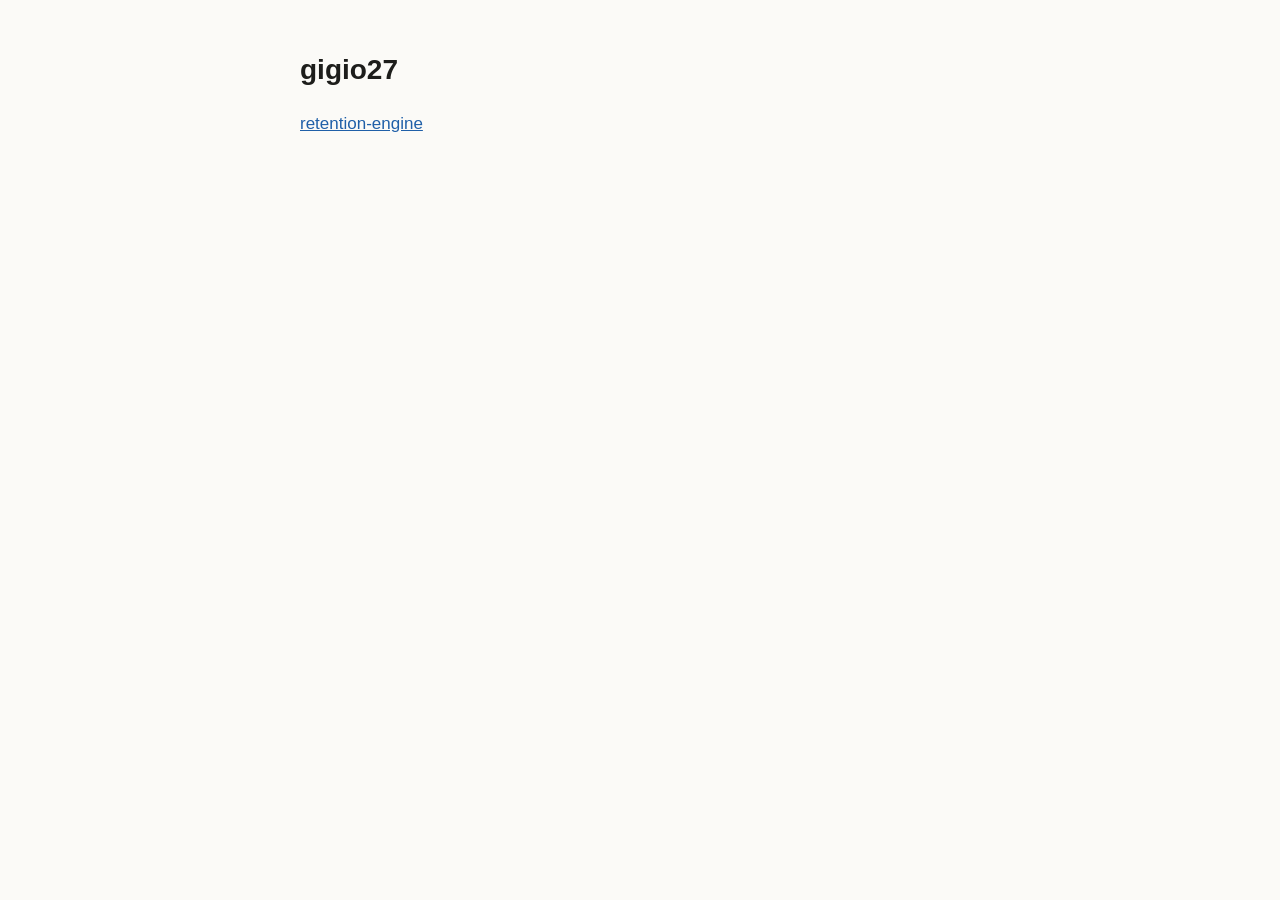
<file: index.html>
<!doctype html>
<html lang="en">
<head>
<meta charset="utf-8">
<meta name="viewport" content="width=device-width, initial-scale=1">
<title>gigio27</title>
<style>
  :root { --bg: #fbfaf7; --fg: #1d1d1b; --muted: #5d5b55; --link: #1f5fa8; }
  @media (prefers-color-scheme: dark) {
    :root { --bg: #151514; --fg: #ecebe6; --muted: #a8a59c; --link: #8db8ec; }
  }
  body { margin: 0; background: var(--bg); color: var(--fg); font: 17px/1.6 -apple-system, BlinkMacSystemFont, "Segoe UI", Roboto, sans-serif; }
  main { max-width: 680px; margin: 0 auto; padding: 48px 16px 64px; }
  h1 { font-size: 28px; margin: 0 0 8px; }
  a { color: var(--link); }
</style>
</head>
<body>
<main>
  <h1>gigio27</h1>
  <p><a href="retention-engine/">retention-engine</a></p>
</main>
</body>
</html>
</file>
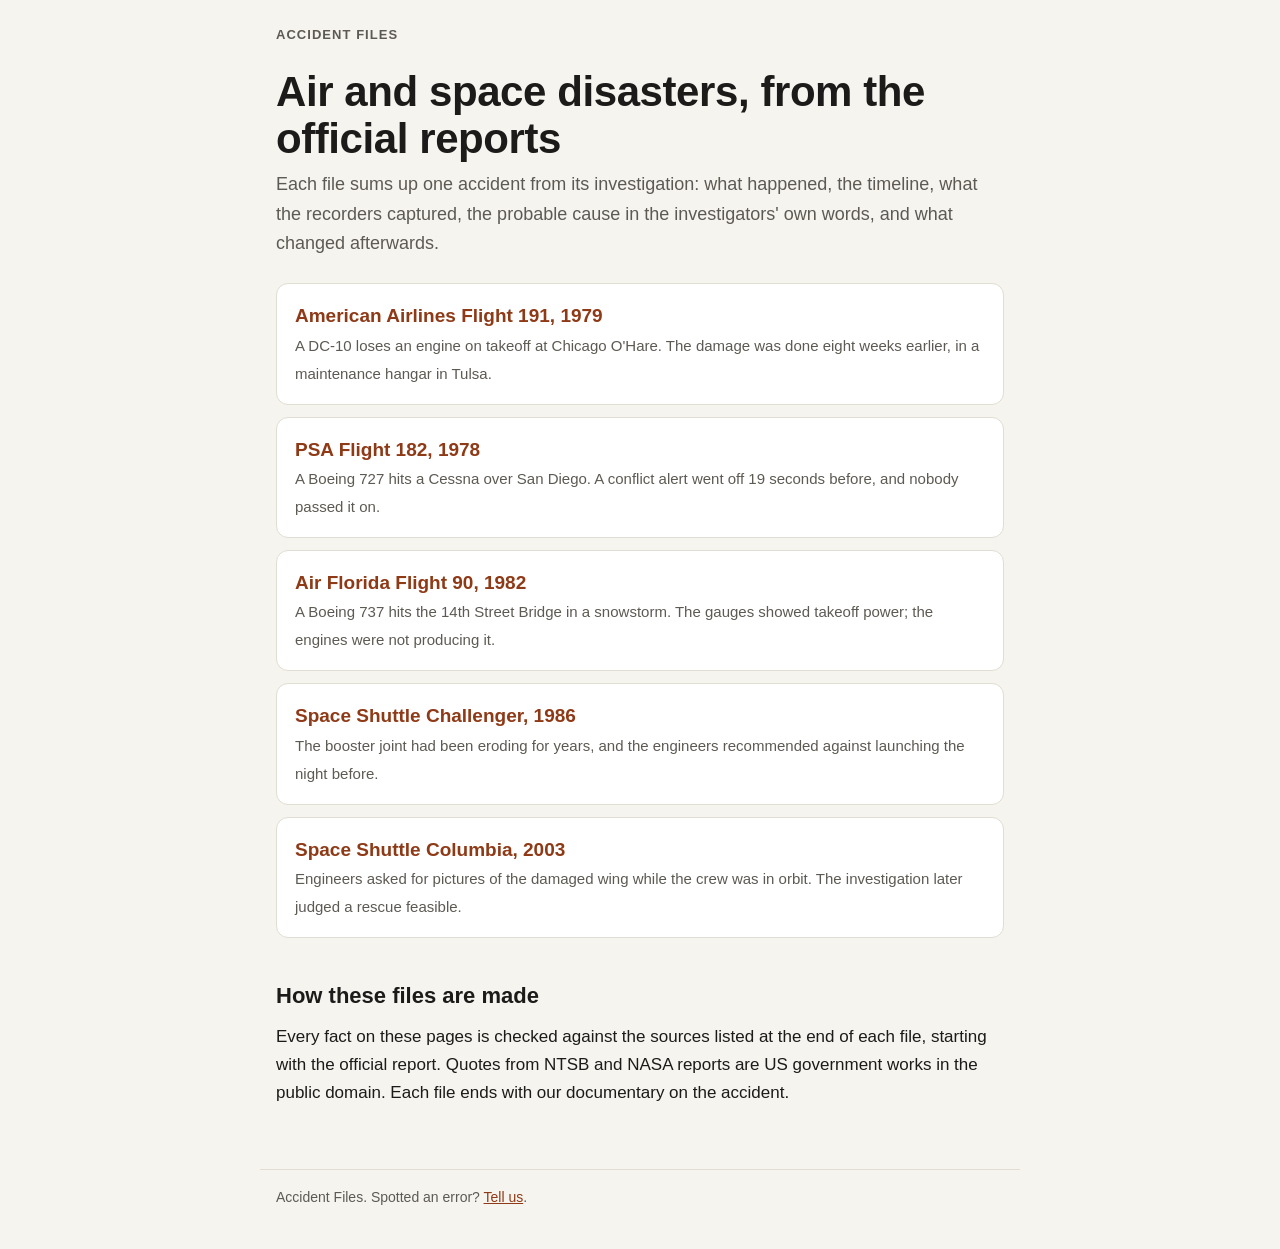
<file: accident-files/index.html>
<!doctype html>
<html lang="en">
<head>
<meta charset="utf-8">
<meta name="viewport" content="width=device-width, initial-scale=1">
<title>Accident Files: Air and Space Disasters From the Official Reports</title>
<meta name="description" content="Air and space accidents summed up from the official investigations: the timeline, what the recorders captured, the probable cause in the investigators' own words, and what changed.">
<link rel="canonical" href="https://gigio27.github.io/accident-files/">
<link rel="stylesheet" href="style.css">
</head>
<body>
<header class="site"><a href="./">Accident Files</a></header>
<main>
  <h1>Air and space disasters, from the official reports</h1>
  <p class="sub">Each file sums up one accident from its investigation: what happened, the timeline, what the recorders captured, the probable cause in the investigators' own words, and what changed afterwards.</p>

  <ul class="cards">
    <li><a href="american-airlines-flight-191/"><b>American Airlines Flight 191, 1979</b><span>A DC-10 loses an engine on takeoff at Chicago O'Hare. The damage was done eight weeks earlier, in a maintenance hangar in Tulsa.</span></a></li>
    <li><a href="psa-flight-182/"><b>PSA Flight 182, 1978</b><span>A Boeing 727 hits a Cessna over San Diego. A conflict alert went off 19 seconds before, and nobody passed it on.</span></a></li>
    <li><a href="air-florida-flight-90/"><b>Air Florida Flight 90, 1982</b><span>A Boeing 737 hits the 14th Street Bridge in a snowstorm. The gauges showed takeoff power; the engines were not producing it.</span></a></li>
    <li><a href="challenger-disaster/"><b>Space Shuttle Challenger, 1986</b><span>The booster joint had been eroding for years, and the engineers recommended against launching the night before.</span></a></li>
    <li><a href="columbia-disaster/"><b>Space Shuttle Columbia, 2003</b><span>Engineers asked for pictures of the damaged wing while the crew was in orbit. The investigation later judged a rescue feasible.</span></a></li>
  </ul>

  <h2>How these files are made</h2>
  <p>Every fact on these pages is checked against the sources listed at the end of each file, starting with the official report. Quotes from NTSB and NASA reports are US government works in the public domain. Each file ends with our documentary on the accident.</p>
</main>
<footer class="site">Accident Files. Spotted an error? <a href="https://github.com/gigio27/gigio27.github.io/issues">Tell us</a>.</footer>
</body>
</html>
</file>
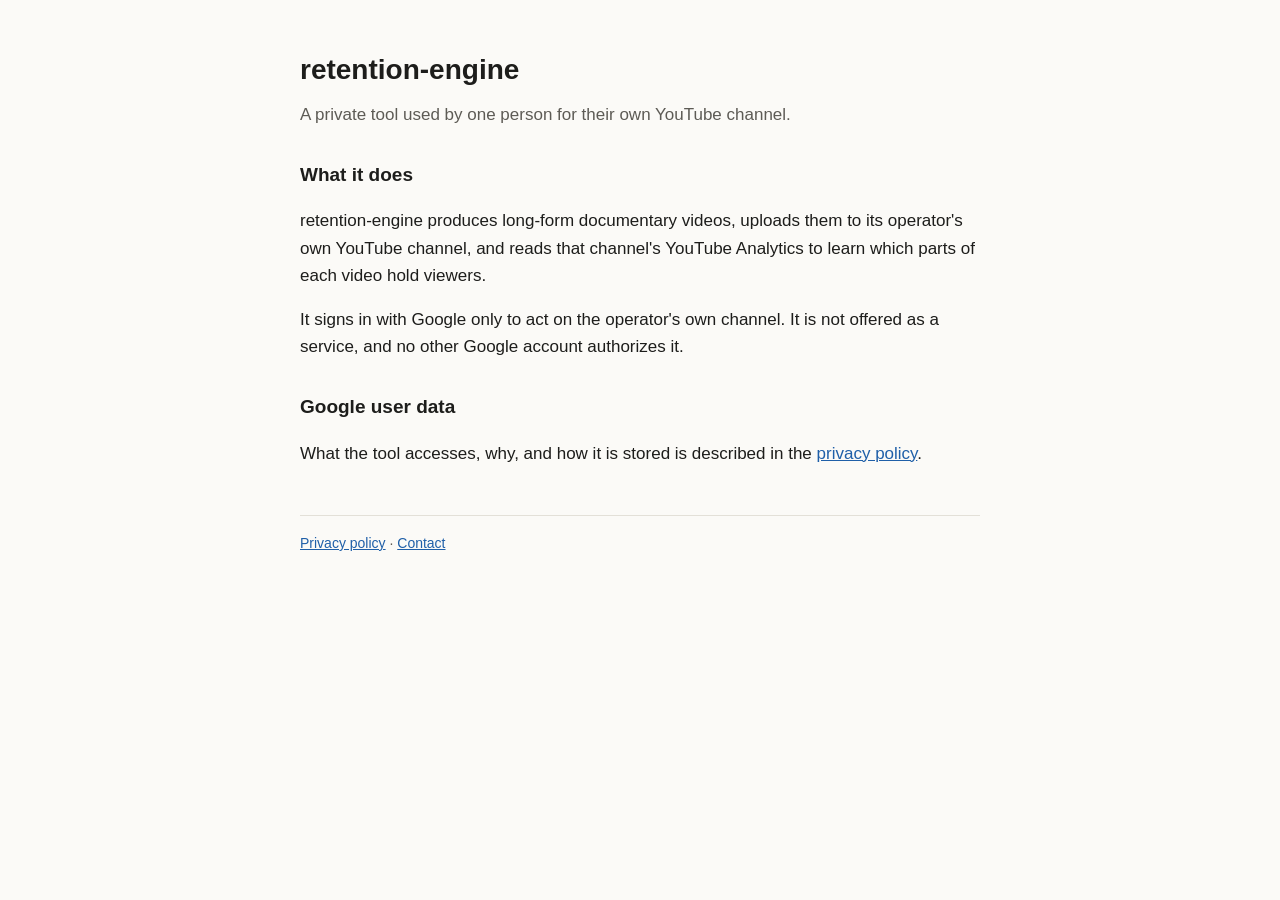
<file: retention-engine/index.html>
<!doctype html>
<html lang="en">
<head>
<meta charset="utf-8">
<meta name="viewport" content="width=device-width, initial-scale=1">
<title>retention-engine</title>
<meta name="description" content="retention-engine, a private single-user tool that produces documentary videos for its operator's own YouTube channel.">
<style>
  :root { --bg: #fbfaf7; --fg: #1d1d1b; --muted: #5d5b55; --rule: #e3e0d8; --link: #1f5fa8; }
  @media (prefers-color-scheme: dark) {
    :root { --bg: #151514; --fg: #ecebe6; --muted: #a8a59c; --rule: #2e2d2a; --link: #8db8ec; }
  }
  body { margin: 0; background: var(--bg); color: var(--fg); font: 17px/1.6 -apple-system, BlinkMacSystemFont, "Segoe UI", Roboto, sans-serif; }
  main { max-width: 680px; margin: 0 auto; padding: 48px 16px 64px; }
  h1 { font-size: 28px; margin: 0 0 8px; }
  p.lede { color: var(--muted); margin-top: 0; }
  h2 { font-size: 19px; margin-top: 32px; }
  a { color: var(--link); }
  footer { margin-top: 48px; padding-top: 16px; border-top: 1px solid var(--rule); color: var(--muted); font-size: 14px; }
</style>
</head>
<body>
<main>
  <h1>retention-engine</h1>
  <p class="lede">A private tool used by one person for their own YouTube channel.</p>

  <h2>What it does</h2>
  <p>retention-engine produces long-form documentary videos, uploads them to its operator's own YouTube channel, and reads that channel's YouTube Analytics to learn which parts of each video hold viewers.</p>
  <p>It signs in with Google only to act on the operator's own channel. It is not offered as a service, and no other Google account authorizes it.</p>

  <h2>Google user data</h2>
  <p>What the tool accesses, why, and how it is stored is described in the <a href="privacy.html">privacy policy</a>.</p>

  <footer>
    <a href="privacy.html">Privacy policy</a> · <a href="https://github.com/gigio27/gigio27.github.io/issues">Contact</a>
  </footer>
</main>
</body>
</html>
</file>
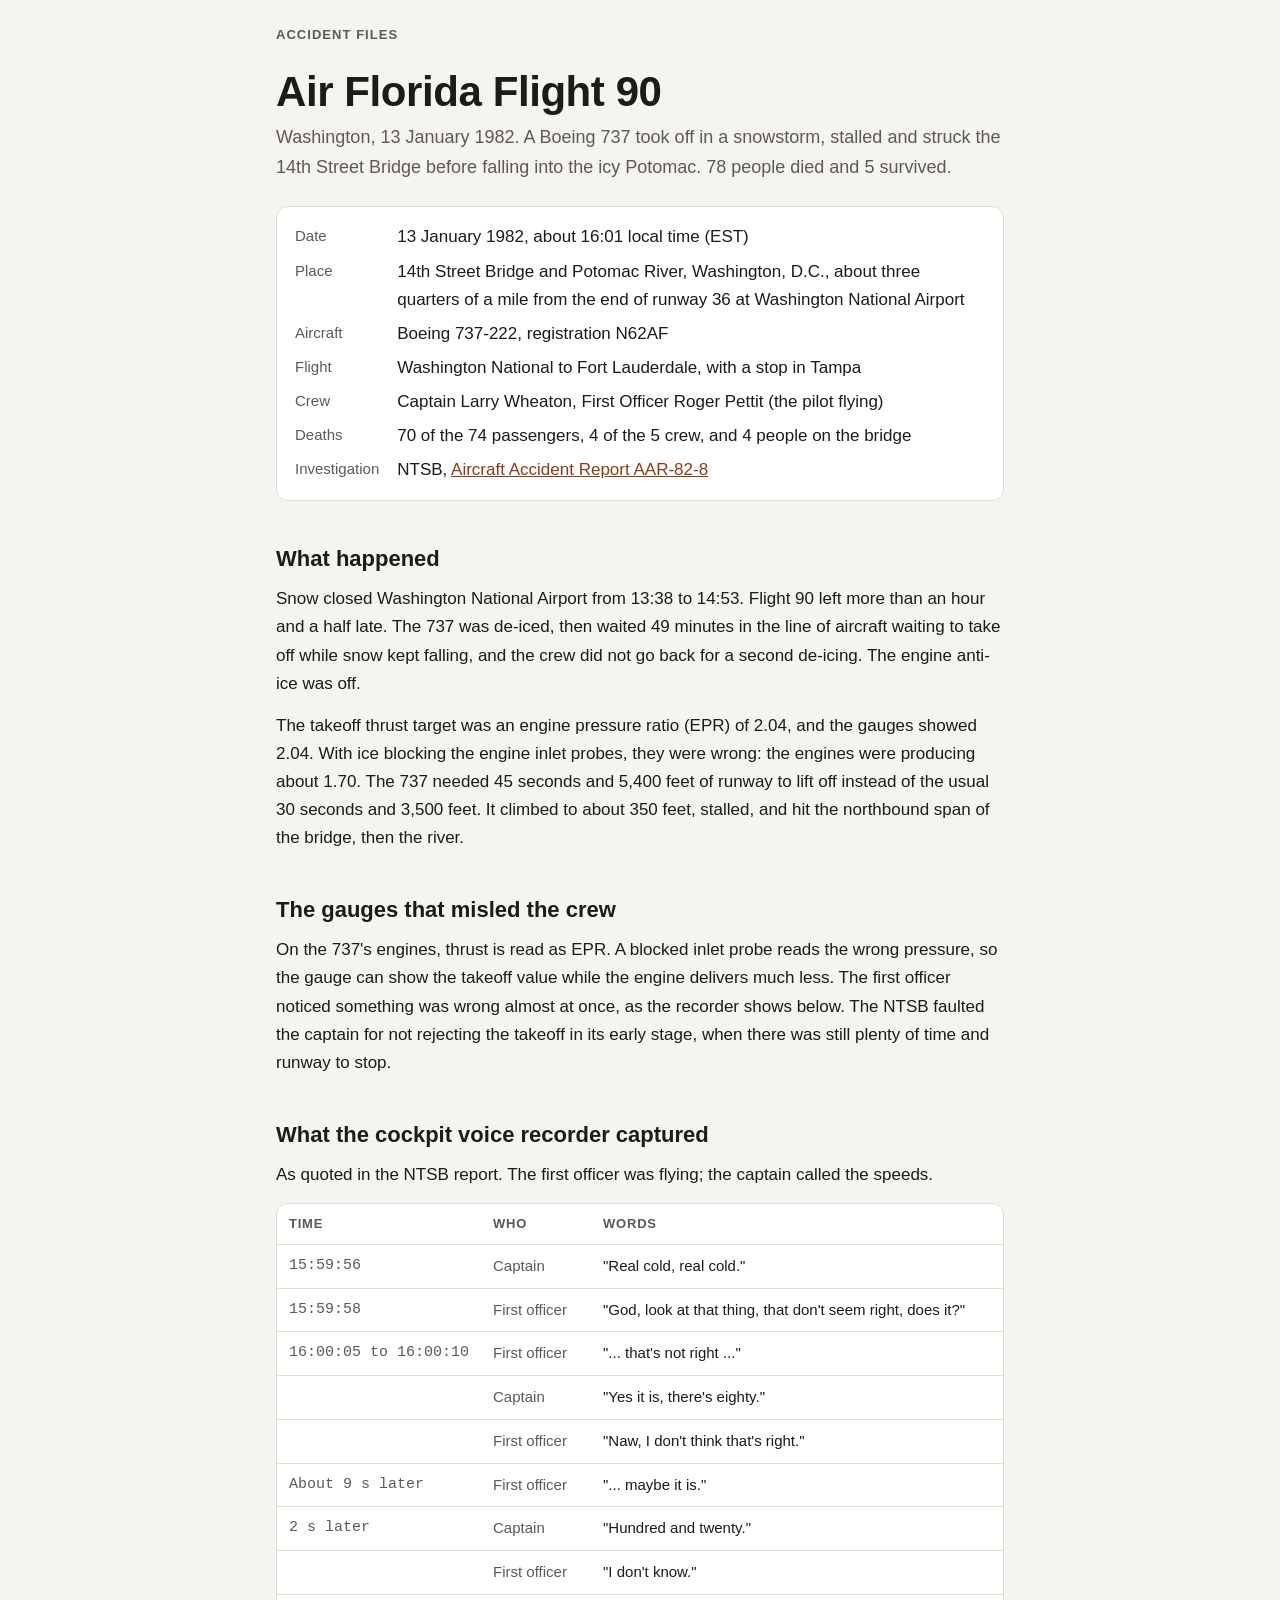
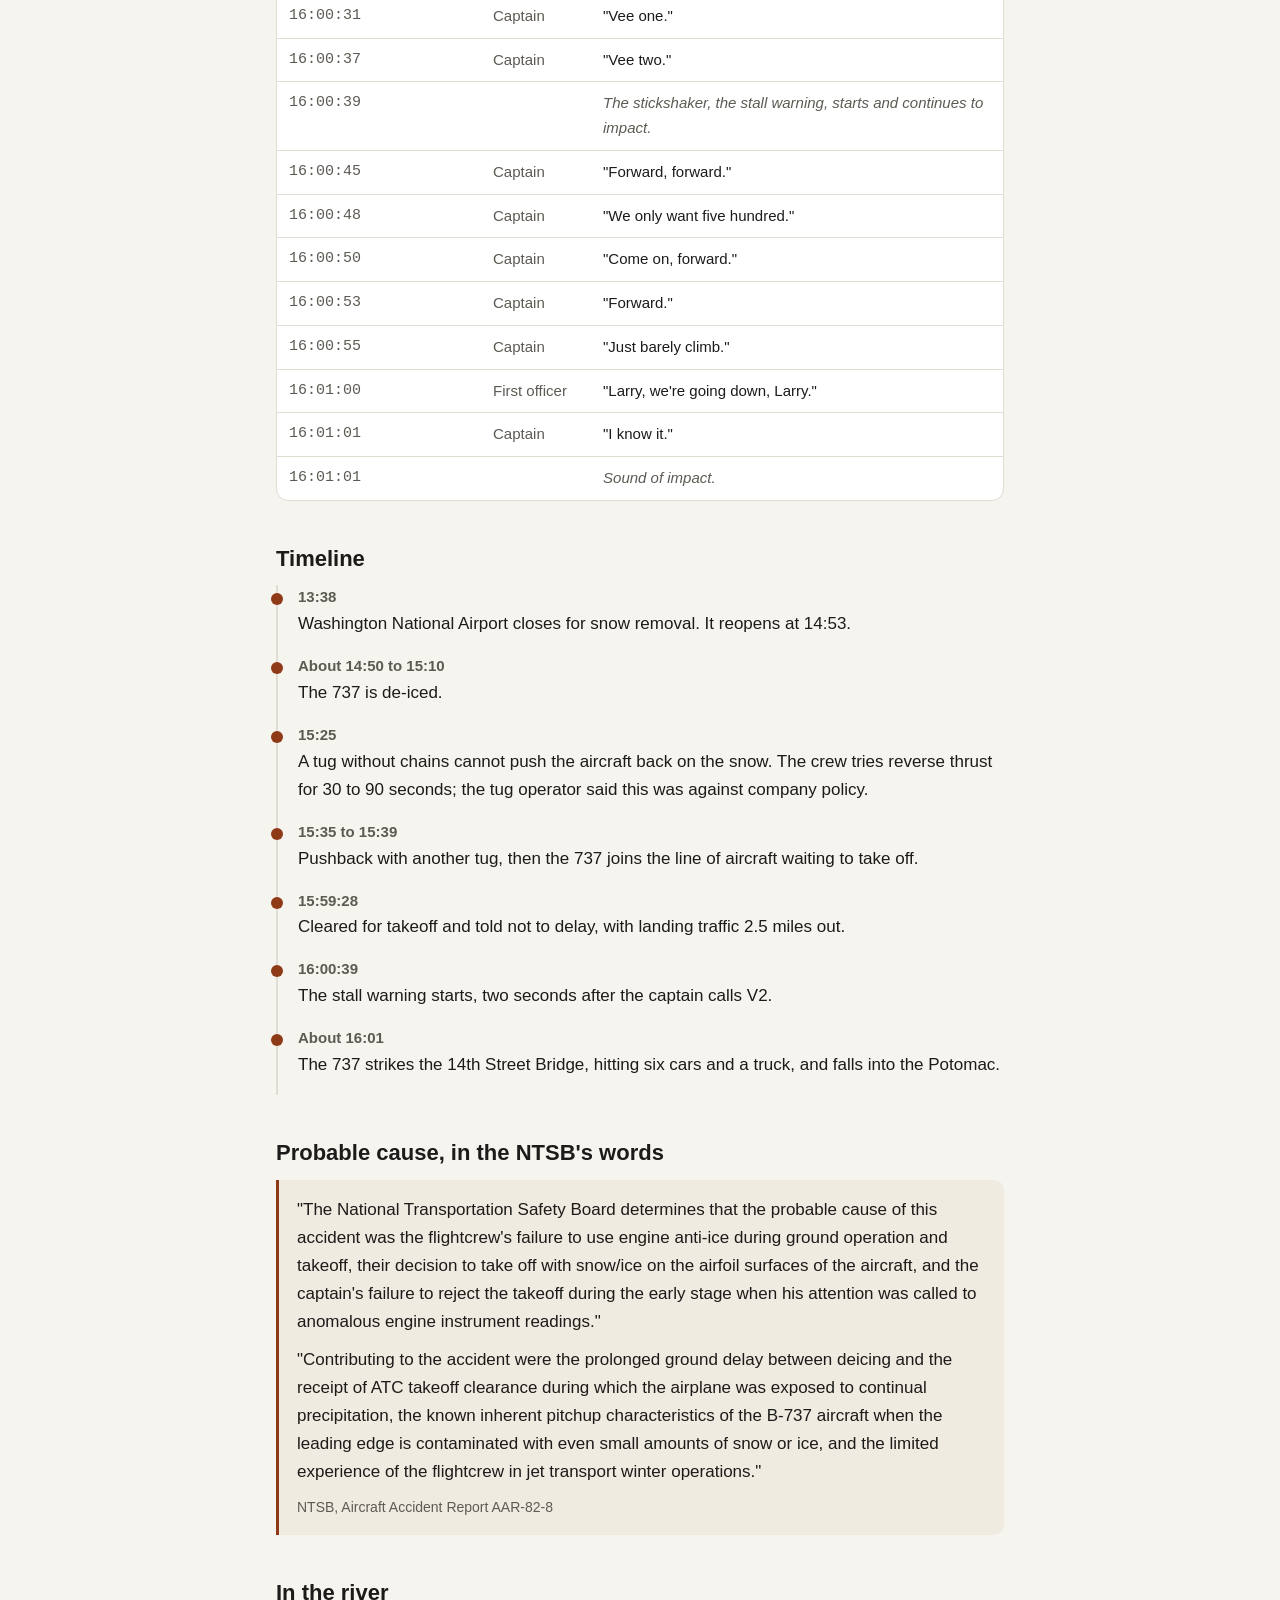
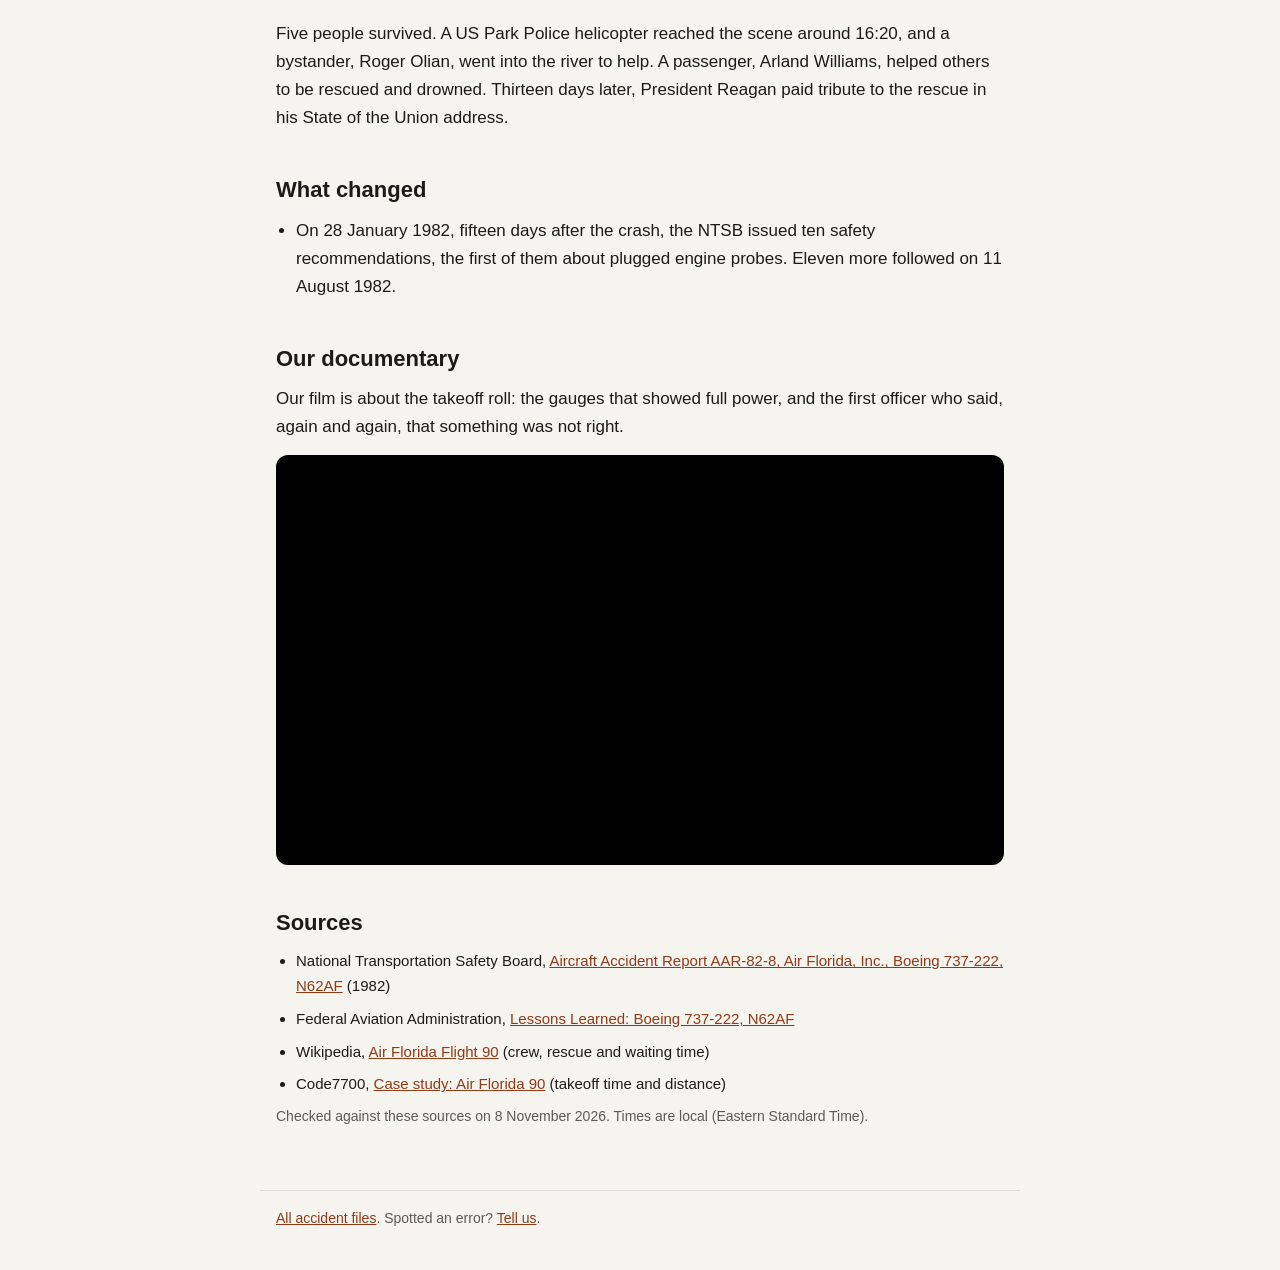
<file: accident-files/air-florida-flight-90/index.html>
<!doctype html>
<html lang="en">
<head>
<meta charset="utf-8">
<meta name="viewport" content="width=device-width, initial-scale=1">
<title>Air Florida Flight 90 (1982): Cause, Timeline and CVR Transcript | Accident Files</title>
<meta name="description" content="On 13 January 1982 an Air Florida Boeing 737 hit the 14th Street Bridge and the Potomac after a takeoff in snow. 78 people died. What the cockpit voice recorder captured and what the NTSB found.">
<link rel="canonical" href="https://gigio27.github.io/accident-files/air-florida-flight-90/">
<link rel="stylesheet" href="../style.css">
<meta property="og:type" content="article">
<meta property="og:title" content="Air Florida Flight 90 (1982): Cause, Timeline and CVR Transcript">
<meta property="og:description" content="The gauges showed takeoff power while the engines were not producing it, and the first officer said something was wrong.">
<meta property="og:url" content="https://gigio27.github.io/accident-files/air-florida-flight-90/">
<meta property="og:image" content="https://i.ytimg.com/vi/RRT46sdTUiQ/hqdefault.jpg">
<script type="application/ld+json">
{"@context":"https://schema.org","@type":"Article","headline":"Air Florida Flight 90 (1982): cause, timeline and CVR transcript","description":"An Air Florida Boeing 737 hit the 14th Street Bridge and the Potomac on 13 January 1982. The cockpit voice recorder and the NTSB's findings.","datePublished":"2026-11-08","dateModified":"2026-11-08","author":{"@type":"Organization","name":"Accident Files"},"mainEntityOfPage":"https://gigio27.github.io/accident-files/air-florida-flight-90/","image":"https://i.ytimg.com/vi/RRT46sdTUiQ/hqdefault.jpg"}
</script>
</head>
<body>
<header class="site"><a href="../">Accident Files</a></header>
<main>
<article>
  <h1>Air Florida Flight 90</h1>
  <p class="sub">Washington, 13 January 1982. A Boeing 737 took off in a snowstorm, stalled and struck the 14th Street Bridge before falling into the icy Potomac. 78 people died and 5 survived.</p>

  <dl class="facts">
    <dt>Date</dt><dd>13 January 1982, about 16:01 local time (EST)</dd>
    <dt>Place</dt><dd>14th Street Bridge and Potomac River, Washington, D.C., about three quarters of a mile from the end of runway 36 at Washington National Airport</dd>
    <dt>Aircraft</dt><dd>Boeing 737-222, registration N62AF</dd>
    <dt>Flight</dt><dd>Washington National to Fort Lauderdale, with a stop in Tampa</dd>
    <dt>Crew</dt><dd>Captain Larry Wheaton, First Officer Roger Pettit (the pilot flying)</dd>
    <dt>Deaths</dt><dd>70 of the 74 passengers, 4 of the 5 crew, and 4 people on the bridge</dd>
    <dt>Investigation</dt><dd>NTSB, <a href="https://www.ntsb.gov/investigations/AccidentReports/Reports/AAR8208.pdf">Aircraft Accident Report AAR-82-8</a></dd>
  </dl>

  <h2>What happened</h2>
  <p>Snow closed Washington National Airport from 13:38 to 14:53. Flight 90 left more than an hour and a half late. The 737 was de-iced, then waited 49 minutes in the line of aircraft waiting to take off while snow kept falling, and the crew did not go back for a second de-icing. The engine anti-ice was off.</p>
  <p>The takeoff thrust target was an engine pressure ratio (EPR) of 2.04, and the gauges showed 2.04. With ice blocking the engine inlet probes, they were wrong: the engines were producing about 1.70. The 737 needed 45 seconds and 5,400 feet of runway to lift off instead of the usual 30 seconds and 3,500 feet. It climbed to about 350 feet, stalled, and hit the northbound span of the bridge, then the river.</p>

  <h2>The gauges that misled the crew</h2>
  <p>On the 737's engines, thrust is read as EPR. A blocked inlet probe reads the wrong pressure, so the gauge can show the takeoff value while the engine delivers much less. The first officer noticed something was wrong almost at once, as the recorder shows below. The NTSB faulted the captain for not rejecting the takeoff in its early stage, when there was still plenty of time and runway to stop.</p>

  <h2>What the cockpit voice recorder captured</h2>
  <p>As quoted in the NTSB report. The first officer was flying; the captain called the speeds.</p>
  <div class="table-wrap">
    <table class="cvr">
      <tr><th>Time</th><th>Who</th><th>Words</th></tr>
      <tr><td>15:59:56</td><td>Captain</td><td>"Real cold, real cold."</td></tr>
      <tr><td>15:59:58</td><td>First officer</td><td>"God, look at that thing, that don't seem right, does it?"</td></tr>
      <tr><td>16:00:05 to 16:00:10</td><td>First officer</td><td>"... that's not right ..."</td></tr>
      <tr><td></td><td>Captain</td><td>"Yes it is, there's eighty."</td></tr>
      <tr><td></td><td>First officer</td><td>"Naw, I don't think that's right."</td></tr>
      <tr><td>About 9 s later</td><td>First officer</td><td>"... maybe it is."</td></tr>
      <tr><td>2 s later</td><td>Captain</td><td>"Hundred and twenty."</td></tr>
      <tr><td></td><td>First officer</td><td>"I don't know."</td></tr>
      <tr><td>16:00:31</td><td>Captain</td><td>"Vee one."</td></tr>
      <tr><td>16:00:37</td><td>Captain</td><td>"Vee two."</td></tr>
      <tr><td>16:00:39</td><td></td><td class="event">The stickshaker, the stall warning, starts and continues to impact.</td></tr>
      <tr><td>16:00:45</td><td>Captain</td><td>"Forward, forward."</td></tr>
      <tr><td>16:00:48</td><td>Captain</td><td>"We only want five hundred."</td></tr>
      <tr><td>16:00:50</td><td>Captain</td><td>"Come on, forward."</td></tr>
      <tr><td>16:00:53</td><td>Captain</td><td>"Forward."</td></tr>
      <tr><td>16:00:55</td><td>Captain</td><td>"Just barely climb."</td></tr>
      <tr><td>16:01:00</td><td>First officer</td><td>"Larry, we're going down, Larry."</td></tr>
      <tr><td>16:01:01</td><td>Captain</td><td>"I know it."</td></tr>
      <tr><td>16:01:01</td><td></td><td class="event">Sound of impact.</td></tr>
    </table>
  </div>

  <h2>Timeline</h2>
  <ol class="timeline">
    <li><time>13:38</time>Washington National Airport closes for snow removal. It reopens at 14:53.</li>
    <li><time>About 14:50 to 15:10</time>The 737 is de-iced.</li>
    <li><time>15:25</time>A tug without chains cannot push the aircraft back on the snow. The crew tries reverse thrust for 30 to 90 seconds; the tug operator said this was against company policy.</li>
    <li><time>15:35 to 15:39</time>Pushback with another tug, then the 737 joins the line of aircraft waiting to take off.</li>
    <li><time>15:59:28</time>Cleared for takeoff and told not to delay, with landing traffic 2.5 miles out.</li>
    <li><time>16:00:39</time>The stall warning starts, two seconds after the captain calls V2.</li>
    <li><time>About 16:01</time>The 737 strikes the 14th Street Bridge, hitting six cars and a truck, and falls into the Potomac.</li>
  </ol>

  <h2>Probable cause, in the NTSB's words</h2>
  <blockquote>
    <p>"The National Transportation Safety Board determines that the probable cause of this accident was the flightcrew's failure to use engine anti-ice during ground operation and takeoff, their decision to take off with snow/ice on the airfoil surfaces of the aircraft, and the captain's failure to reject the takeoff during the early stage when his attention was called to anomalous engine instrument readings."</p>
    <p>"Contributing to the accident were the prolonged ground delay between deicing and the receipt of ATC takeoff clearance during which the airplane was exposed to continual precipitation, the known inherent pitchup characteristics of the B-737 aircraft when the leading edge is contaminated with even small amounts of snow or ice, and the limited experience of the flightcrew in jet transport winter operations."</p>
    <footer>NTSB, Aircraft Accident Report AAR-82-8</footer>
  </blockquote>

  <h2>In the river</h2>
  <p>Five people survived. A US Park Police helicopter reached the scene around 16:20, and a bystander, Roger Olian, went into the river to help. A passenger, Arland Williams, helped others to be rescued and drowned. Thirteen days later, President Reagan paid tribute to the rescue in his State of the Union address.</p>

  <h2>What changed</h2>
  <ul class="plain">
    <li>On 28 January 1982, fifteen days after the crash, the NTSB issued ten safety recommendations, the first of them about plugged engine probes. Eleven more followed on 11 August 1982.</li>
  </ul>

  <h2>Our documentary</h2>
  <p>Our film is about the takeoff roll: the gauges that showed full power, and the first officer who said, again and again, that something was not right.</p>
  <div class="video"><iframe src="https://www.youtube-nocookie.com/embed/RRT46sdTUiQ" title="Air Florida Flight 90: The Gauges Said Full Power. The Engines Never Made It" loading="lazy" allow="accelerometer; clipboard-write; encrypted-media; gyroscope; picture-in-picture; web-share" referrerpolicy="strict-origin-when-cross-origin" allowfullscreen></iframe></div>

  <h2>Sources</h2>
  <ul class="sources">
    <li>National Transportation Safety Board, <a href="https://www.ntsb.gov/investigations/AccidentReports/Reports/AAR8208.pdf">Aircraft Accident Report AAR-82-8, Air Florida, Inc., Boeing 737-222, N62AF</a> (1982)</li>
    <li>Federal Aviation Administration, <a href="https://www.faa.gov/lessons_learned/transport_airplane/accidents/N62AF">Lessons Learned: Boeing 737-222, N62AF</a></li>
    <li>Wikipedia, <a href="https://en.wikipedia.org/wiki/Air_Florida_Flight_90">Air Florida Flight 90</a> (crew, rescue and waiting time)</li>
    <li>Code7700, <a href="https://code7700.com/case_study_air_florida_90.htm">Case study: Air Florida 90</a> (takeoff time and distance)</li>
  </ul>
  <p class="note">Checked against these sources on 8 November 2026. Times are local (Eastern Standard Time).</p>
</article>
</main>
<footer class="site"><a href="../">All accident files</a>. Spotted an error? <a href="https://github.com/gigio27/gigio27.github.io/issues">Tell us</a>.</footer>
</body>
</html>
</file>
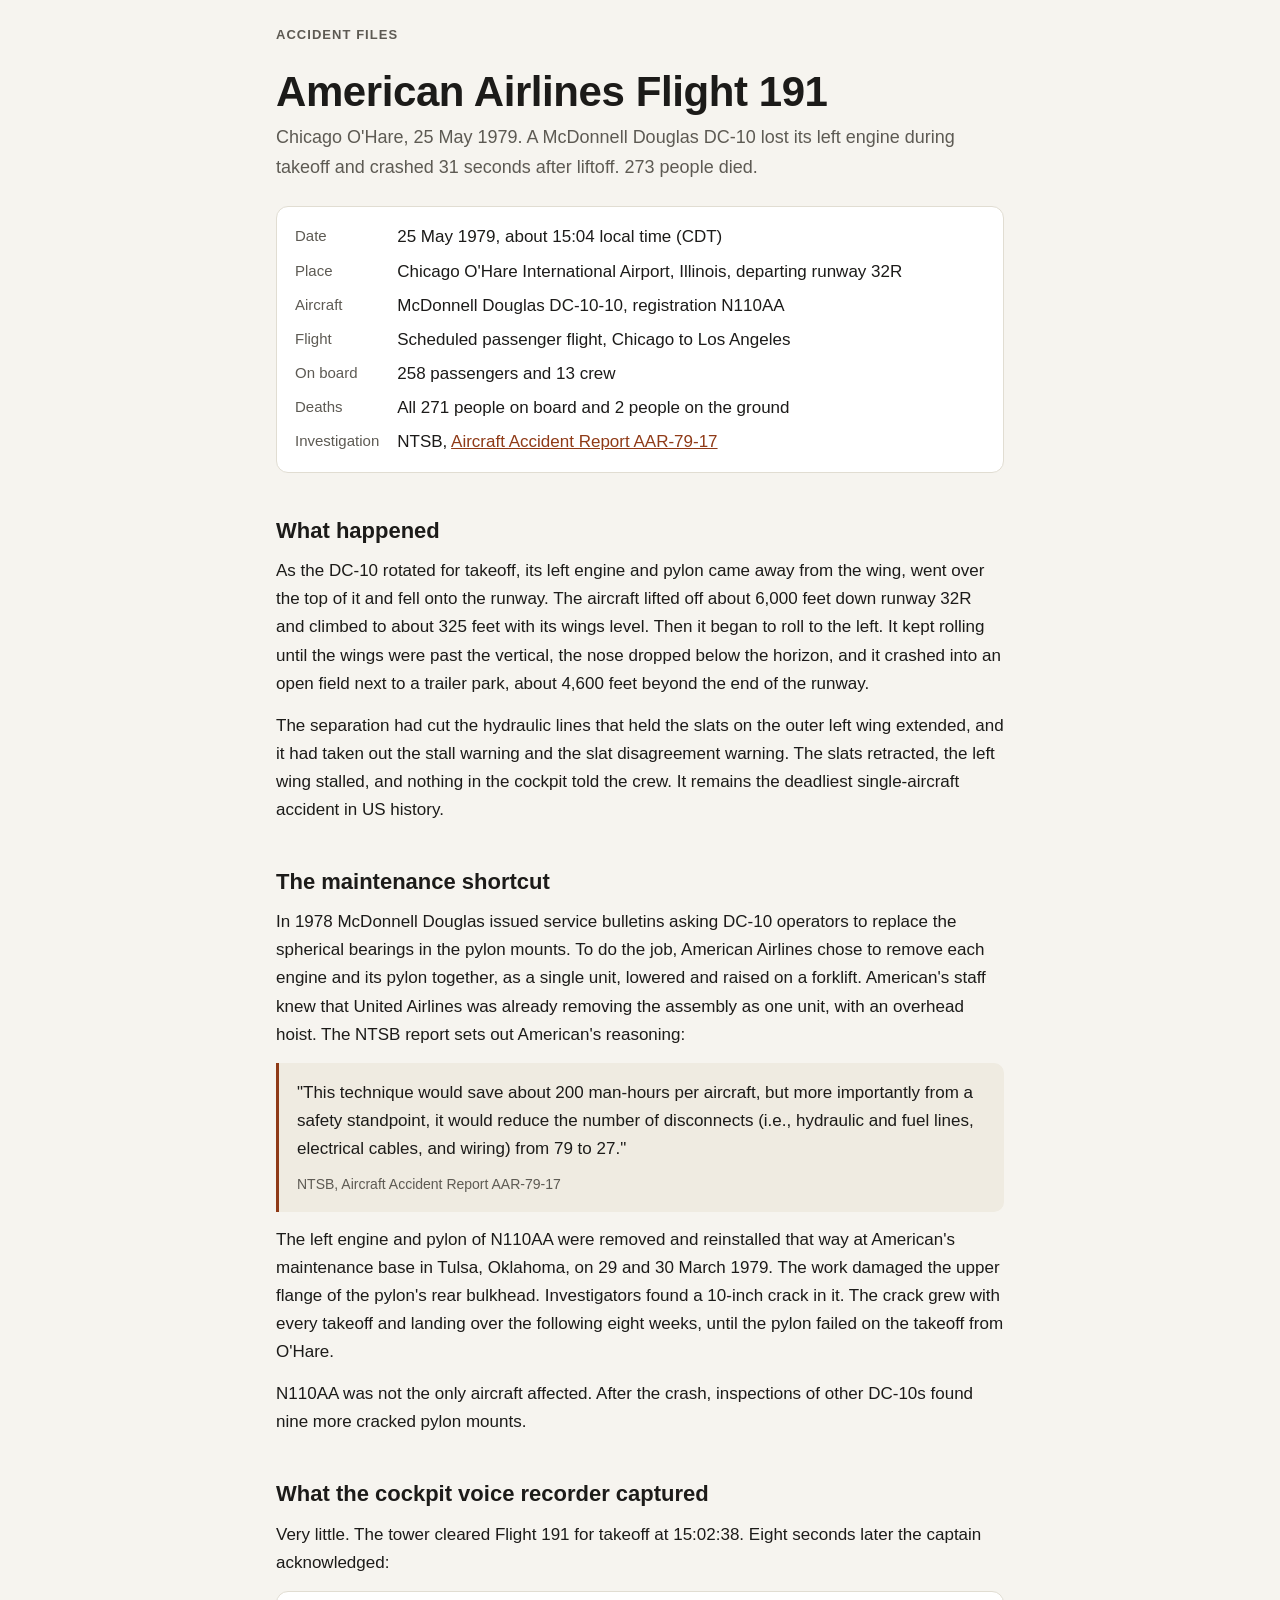
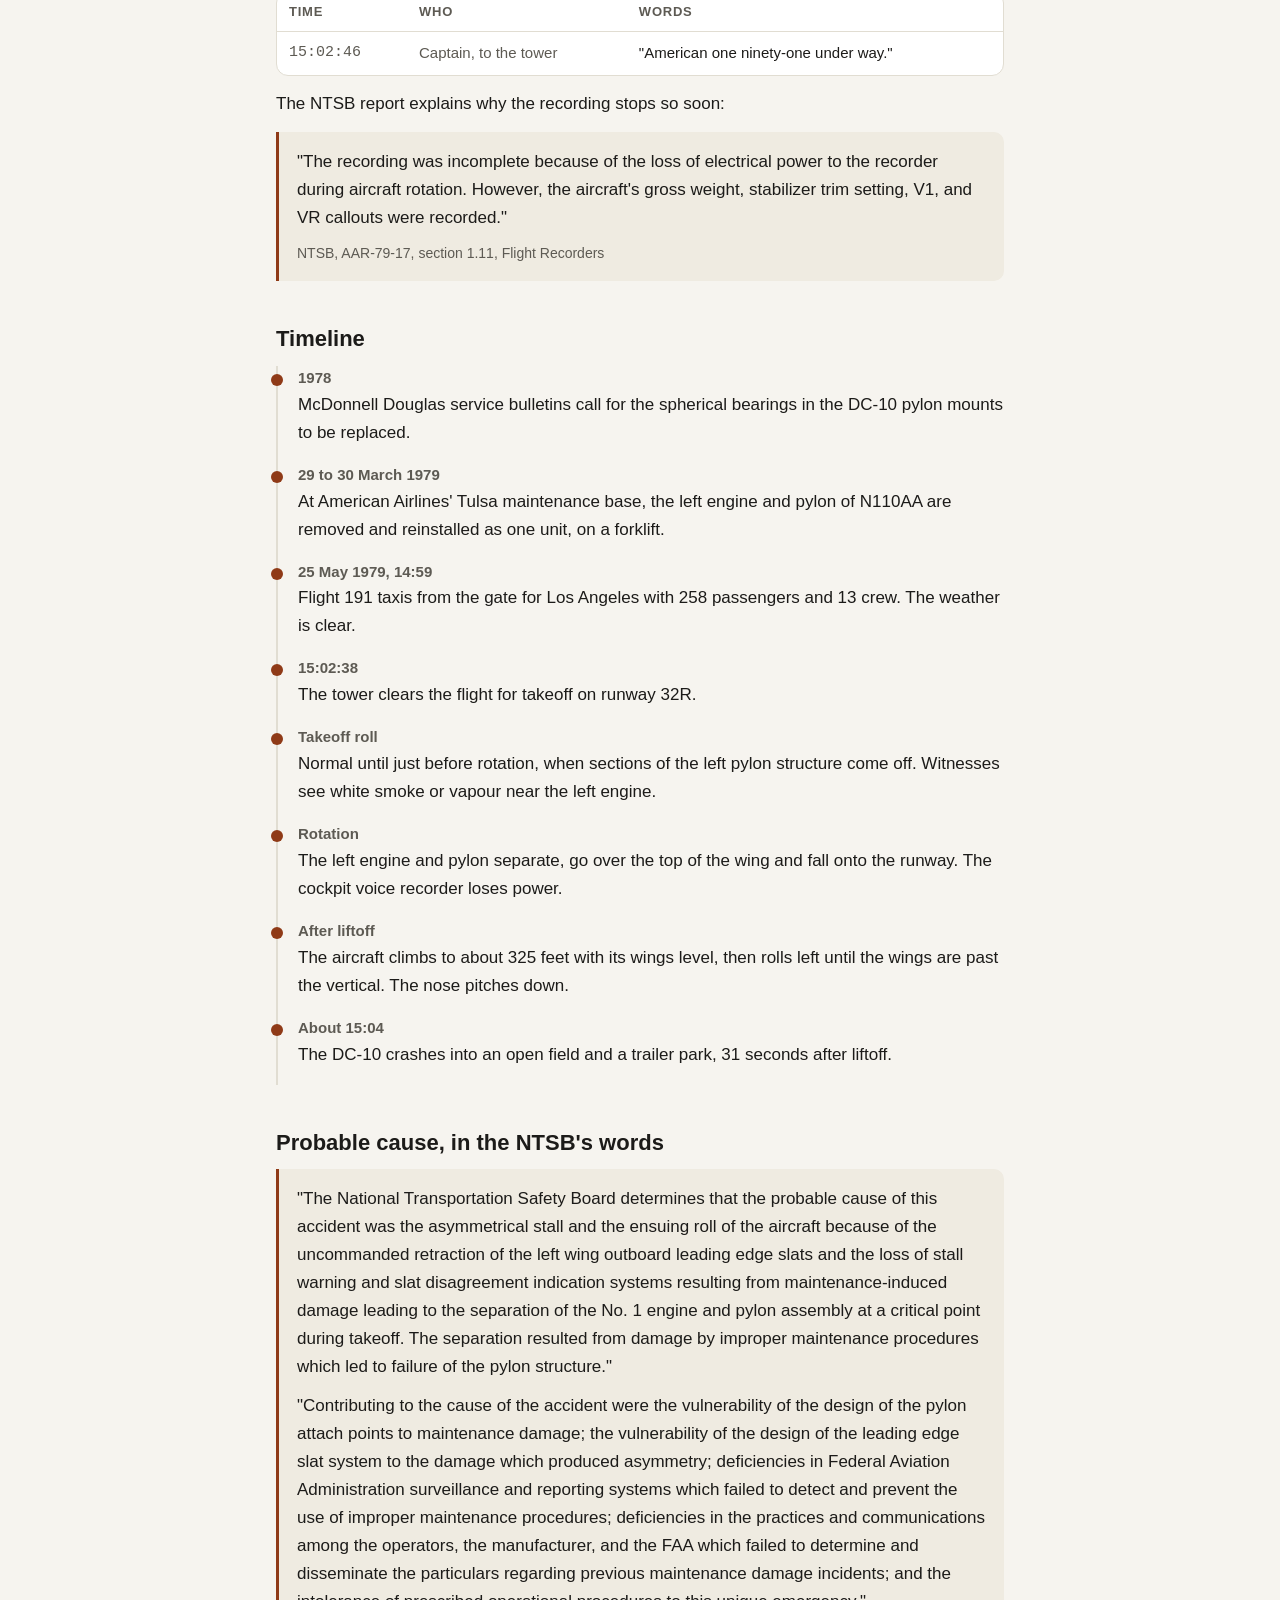
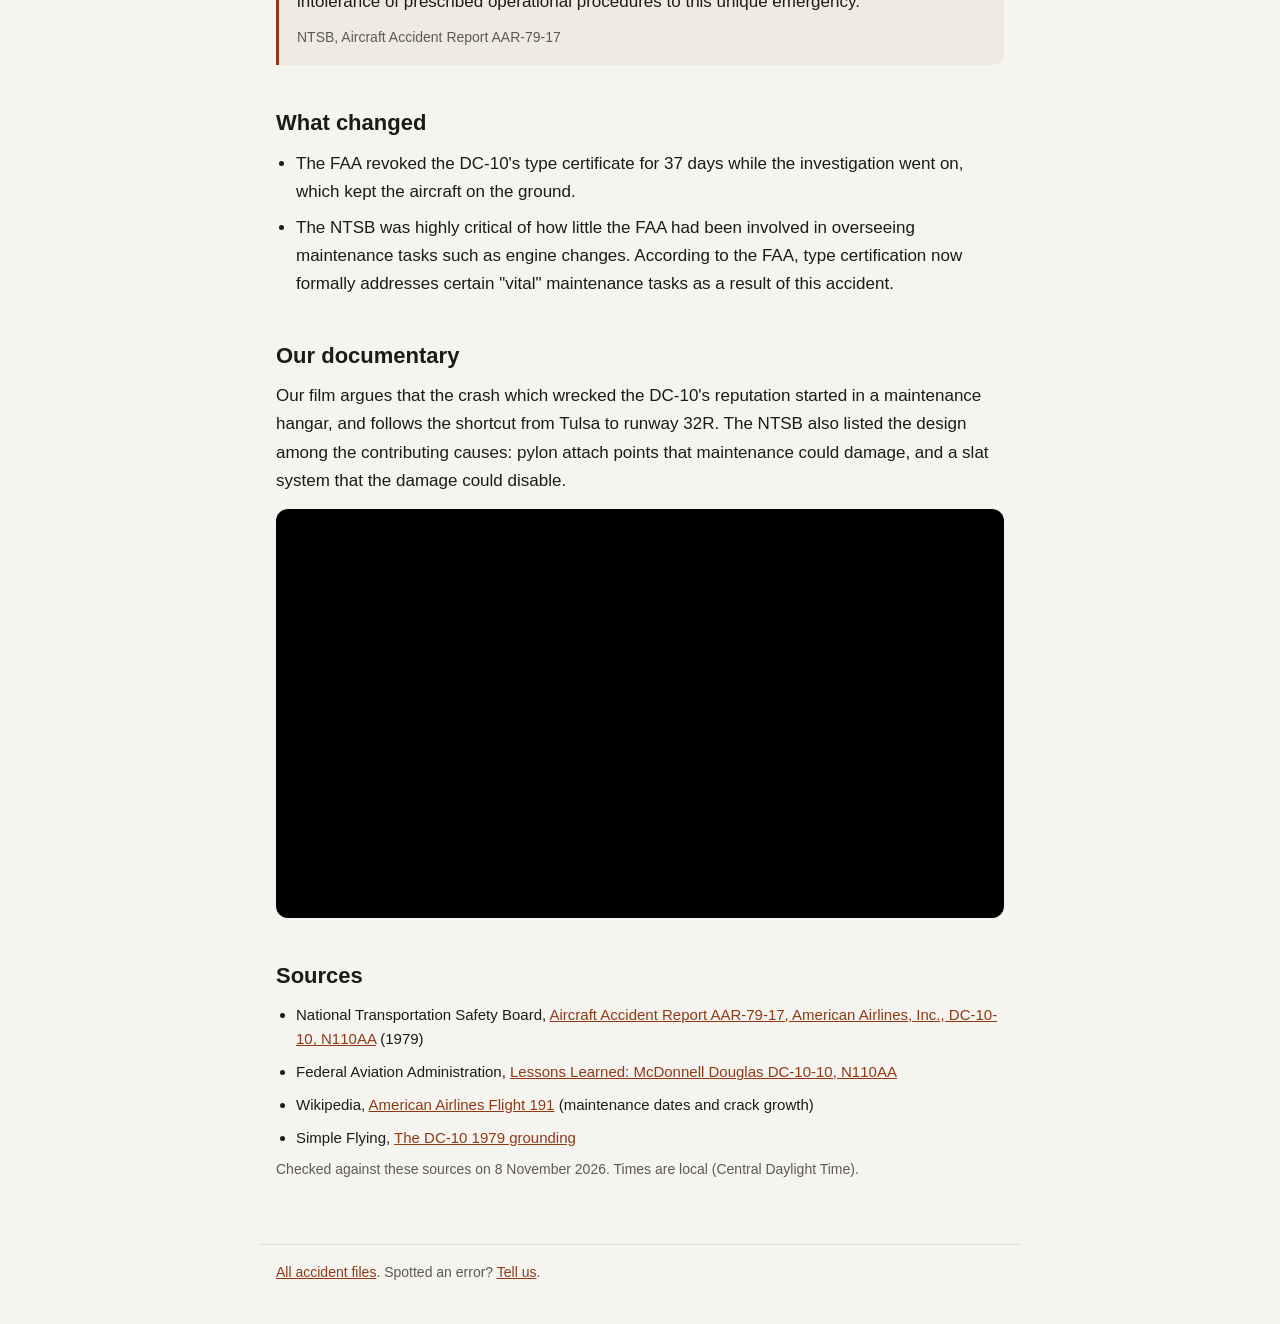
<file: accident-files/american-airlines-flight-191/index.html>
<!doctype html>
<html lang="en">
<head>
<meta charset="utf-8">
<meta name="viewport" content="width=device-width, initial-scale=1">
<title>American Airlines Flight 191 (1979): Cause and Timeline | Accident Files</title>
<meta name="description" content="On 25 May 1979 a DC-10 lost its left engine on takeoff at Chicago O'Hare and 273 people died. The timeline, the NTSB's probable cause, and the maintenance shortcut behind it.">
<link rel="canonical" href="https://gigio27.github.io/accident-files/american-airlines-flight-191/">
<link rel="stylesheet" href="../style.css">
<meta property="og:type" content="article">
<meta property="og:title" content="American Airlines Flight 191 (1979): Cause and Timeline">
<meta property="og:description" content="A DC-10 lost its left engine on takeoff at Chicago O'Hare. The damage was done eight weeks earlier, in a maintenance hangar.">
<meta property="og:url" content="https://gigio27.github.io/accident-files/american-airlines-flight-191/">
<meta property="og:image" content="https://i.ytimg.com/vi/27YcDoMFPeE/hqdefault.jpg">
<script type="application/ld+json">
{"@context":"https://schema.org","@type":"Article","headline":"American Airlines Flight 191 (1979): cause and timeline","description":"A DC-10 lost its left engine on takeoff at Chicago O'Hare on 25 May 1979. The timeline, the NTSB's probable cause and the maintenance shortcut behind it.","datePublished":"2026-11-08","dateModified":"2026-11-08","author":{"@type":"Organization","name":"Accident Files"},"mainEntityOfPage":"https://gigio27.github.io/accident-files/american-airlines-flight-191/","image":"https://i.ytimg.com/vi/27YcDoMFPeE/hqdefault.jpg"}
</script>
</head>
<body>
<header class="site"><a href="../">Accident Files</a></header>
<main>
<article>
  <h1>American Airlines Flight 191</h1>
  <p class="sub">Chicago O'Hare, 25 May 1979. A McDonnell Douglas DC-10 lost its left engine during takeoff and crashed 31 seconds after liftoff. 273 people died.</p>

  <dl class="facts">
    <dt>Date</dt><dd>25 May 1979, about 15:04 local time (CDT)</dd>
    <dt>Place</dt><dd>Chicago O'Hare International Airport, Illinois, departing runway 32R</dd>
    <dt>Aircraft</dt><dd>McDonnell Douglas DC-10-10, registration N110AA</dd>
    <dt>Flight</dt><dd>Scheduled passenger flight, Chicago to Los Angeles</dd>
    <dt>On board</dt><dd>258 passengers and 13 crew</dd>
    <dt>Deaths</dt><dd>All 271 people on board and 2 people on the ground</dd>
    <dt>Investigation</dt><dd>NTSB, <a href="https://www.ntsb.gov/investigations/AccidentReports/Reports/AAR7917.pdf">Aircraft Accident Report AAR-79-17</a></dd>
  </dl>

  <h2>What happened</h2>
  <p>As the DC-10 rotated for takeoff, its left engine and pylon came away from the wing, went over the top of it and fell onto the runway. The aircraft lifted off about 6,000 feet down runway 32R and climbed to about 325 feet with its wings level. Then it began to roll to the left. It kept rolling until the wings were past the vertical, the nose dropped below the horizon, and it crashed into an open field next to a trailer park, about 4,600 feet beyond the end of the runway.</p>
  <p>The separation had cut the hydraulic lines that held the slats on the outer left wing extended, and it had taken out the stall warning and the slat disagreement warning. The slats retracted, the left wing stalled, and nothing in the cockpit told the crew. It remains the deadliest single-aircraft accident in US history.</p>

  <h2>The maintenance shortcut</h2>
  <p>In 1978 McDonnell Douglas issued service bulletins asking DC-10 operators to replace the spherical bearings in the pylon mounts. To do the job, American Airlines chose to remove each engine and its pylon together, as a single unit, lowered and raised on a forklift. American's staff knew that United Airlines was already removing the assembly as one unit, with an overhead hoist. The NTSB report sets out American's reasoning:</p>
  <blockquote>
    <p>"This technique would save about 200 man-hours per aircraft, but more importantly from a safety standpoint, it would reduce the number of disconnects (i.e., hydraulic and fuel lines, electrical cables, and wiring) from 79 to 27."</p>
    <footer>NTSB, Aircraft Accident Report AAR-79-17</footer>
  </blockquote>
  <p>The left engine and pylon of N110AA were removed and reinstalled that way at American's maintenance base in Tulsa, Oklahoma, on 29 and 30 March 1979. The work damaged the upper flange of the pylon's rear bulkhead. Investigators found a 10-inch crack in it. The crack grew with every takeoff and landing over the following eight weeks, until the pylon failed on the takeoff from O'Hare.</p>
  <p>N110AA was not the only aircraft affected. After the crash, inspections of other DC-10s found nine more cracked pylon mounts.</p>

  <h2>What the cockpit voice recorder captured</h2>
  <p>Very little. The tower cleared Flight 191 for takeoff at 15:02:38. Eight seconds later the captain acknowledged:</p>
  <div class="table-wrap">
    <table class="cvr">
      <tr><th>Time</th><th>Who</th><th>Words</th></tr>
      <tr><td>15:02:46</td><td>Captain, to the tower</td><td>"American one ninety-one under way."</td></tr>
    </table>
  </div>
  <p style="margin-top:14px">The NTSB report explains why the recording stops so soon:</p>
  <blockquote>
    <p>"The recording was incomplete because of the loss of electrical power to the recorder during aircraft rotation. However, the aircraft's gross weight, stabilizer trim setting, V1, and VR callouts were recorded."</p>
    <footer>NTSB, AAR-79-17, section 1.11, Flight Recorders</footer>
  </blockquote>

  <h2>Timeline</h2>
  <ol class="timeline">
    <li><time>1978</time>McDonnell Douglas service bulletins call for the spherical bearings in the DC-10 pylon mounts to be replaced.</li>
    <li><time>29 to 30 March 1979</time>At American Airlines' Tulsa maintenance base, the left engine and pylon of N110AA are removed and reinstalled as one unit, on a forklift.</li>
    <li><time>25 May 1979, 14:59</time>Flight 191 taxis from the gate for Los Angeles with 258 passengers and 13 crew. The weather is clear.</li>
    <li><time>15:02:38</time>The tower clears the flight for takeoff on runway 32R.</li>
    <li><time>Takeoff roll</time>Normal until just before rotation, when sections of the left pylon structure come off. Witnesses see white smoke or vapour near the left engine.</li>
    <li><time>Rotation</time>The left engine and pylon separate, go over the top of the wing and fall onto the runway. The cockpit voice recorder loses power.</li>
    <li><time>After liftoff</time>The aircraft climbs to about 325 feet with its wings level, then rolls left until the wings are past the vertical. The nose pitches down.</li>
    <li><time>About 15:04</time>The DC-10 crashes into an open field and a trailer park, 31 seconds after liftoff.</li>
  </ol>

  <h2>Probable cause, in the NTSB's words</h2>
  <blockquote>
    <p>"The National Transportation Safety Board determines that the probable cause of this accident was the asymmetrical stall and the ensuing roll of the aircraft because of the uncommanded retraction of the left wing outboard leading edge slats and the loss of stall warning and slat disagreement indication systems resulting from maintenance-induced damage leading to the separation of the No. 1 engine and pylon assembly at a critical point during takeoff. The separation resulted from damage by improper maintenance procedures which led to failure of the pylon structure."</p>
    <p>"Contributing to the cause of the accident were the vulnerability of the design of the pylon attach points to maintenance damage; the vulnerability of the design of the leading edge slat system to the damage which produced asymmetry; deficiencies in Federal Aviation Administration surveillance and reporting systems which failed to detect and prevent the use of improper maintenance procedures; deficiencies in the practices and communications among the operators, the manufacturer, and the FAA which failed to determine and disseminate the particulars regarding previous maintenance damage incidents; and the intolerance of prescribed operational procedures to this unique emergency."</p>
    <footer>NTSB, Aircraft Accident Report AAR-79-17</footer>
  </blockquote>

  <h2>What changed</h2>
  <ul class="plain">
    <li>The FAA revoked the DC-10's type certificate for 37 days while the investigation went on, which kept the aircraft on the ground.</li>
    <li>The NTSB was highly critical of how little the FAA had been involved in overseeing maintenance tasks such as engine changes. According to the FAA, type certification now formally addresses certain "vital" maintenance tasks as a result of this accident.</li>
  </ul>

  <h2>Our documentary</h2>
  <p>Our film argues that the crash which wrecked the DC-10's reputation started in a maintenance hangar, and follows the shortcut from Tulsa to runway 32R. The NTSB also listed the design among the contributing causes: pylon attach points that maintenance could damage, and a slat system that the damage could disable.</p>
  <div class="video"><iframe src="https://www.youtube-nocookie.com/embed/27YcDoMFPeE" title="American Airlines Flight 191: The DC-10 Was Not The Problem" loading="lazy" allow="accelerometer; clipboard-write; encrypted-media; gyroscope; picture-in-picture; web-share" referrerpolicy="strict-origin-when-cross-origin" allowfullscreen></iframe></div>

  <h2>Sources</h2>
  <ul class="sources">
    <li>National Transportation Safety Board, <a href="https://www.ntsb.gov/investigations/AccidentReports/Reports/AAR7917.pdf">Aircraft Accident Report AAR-79-17, American Airlines, Inc., DC-10-10, N110AA</a> (1979)</li>
    <li>Federal Aviation Administration, <a href="https://www.faa.gov/lessons_learned/transport_airplane/accidents/N110AA">Lessons Learned: McDonnell Douglas DC-10-10, N110AA</a></li>
    <li>Wikipedia, <a href="https://en.wikipedia.org/wiki/American_Airlines_Flight_191">American Airlines Flight 191</a> (maintenance dates and crack growth)</li>
    <li>Simple Flying, <a href="https://simpleflying.com/dc-10-1979-grounding/">The DC-10 1979 grounding</a></li>
  </ul>
  <p class="note">Checked against these sources on 8 November 2026. Times are local (Central Daylight Time).</p>
</article>
</main>
<footer class="site"><a href="../">All accident files</a>. Spotted an error? <a href="https://github.com/gigio27/gigio27.github.io/issues">Tell us</a>.</footer>
</body>
</html>
</file>
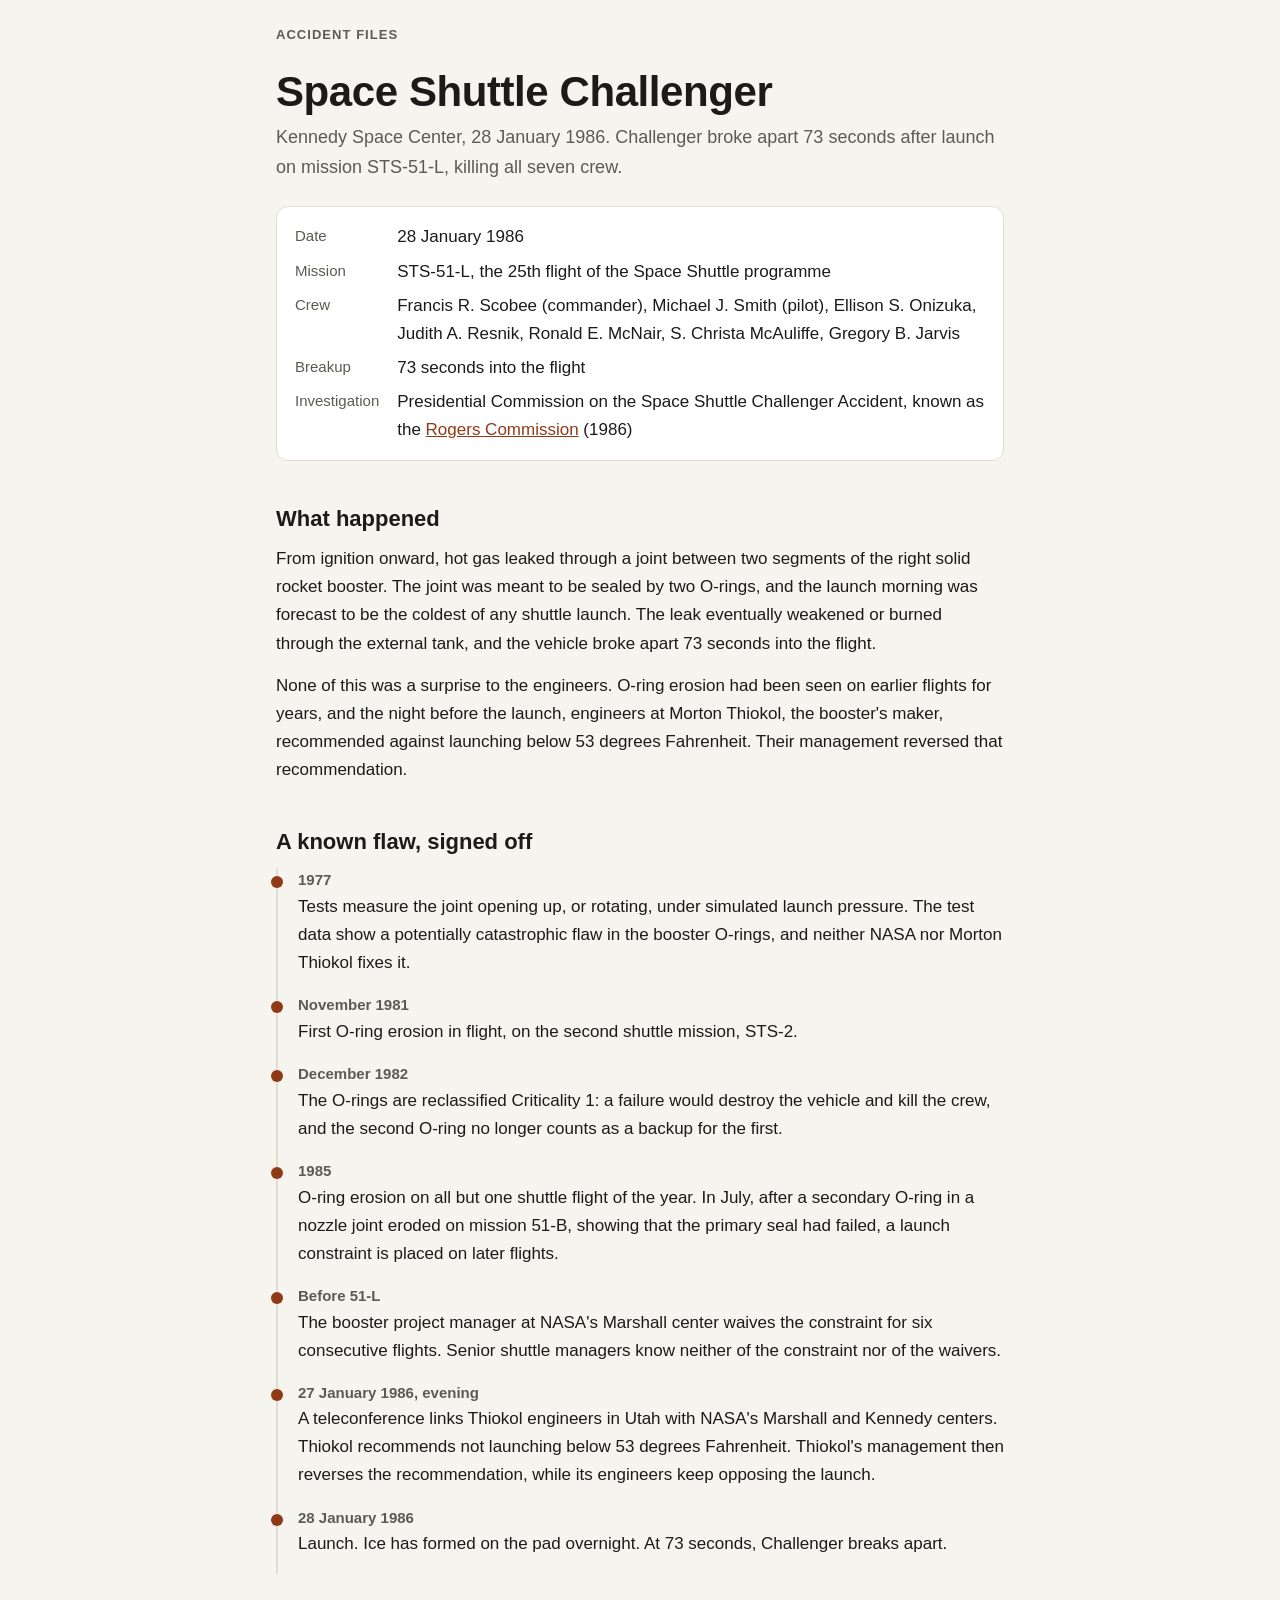
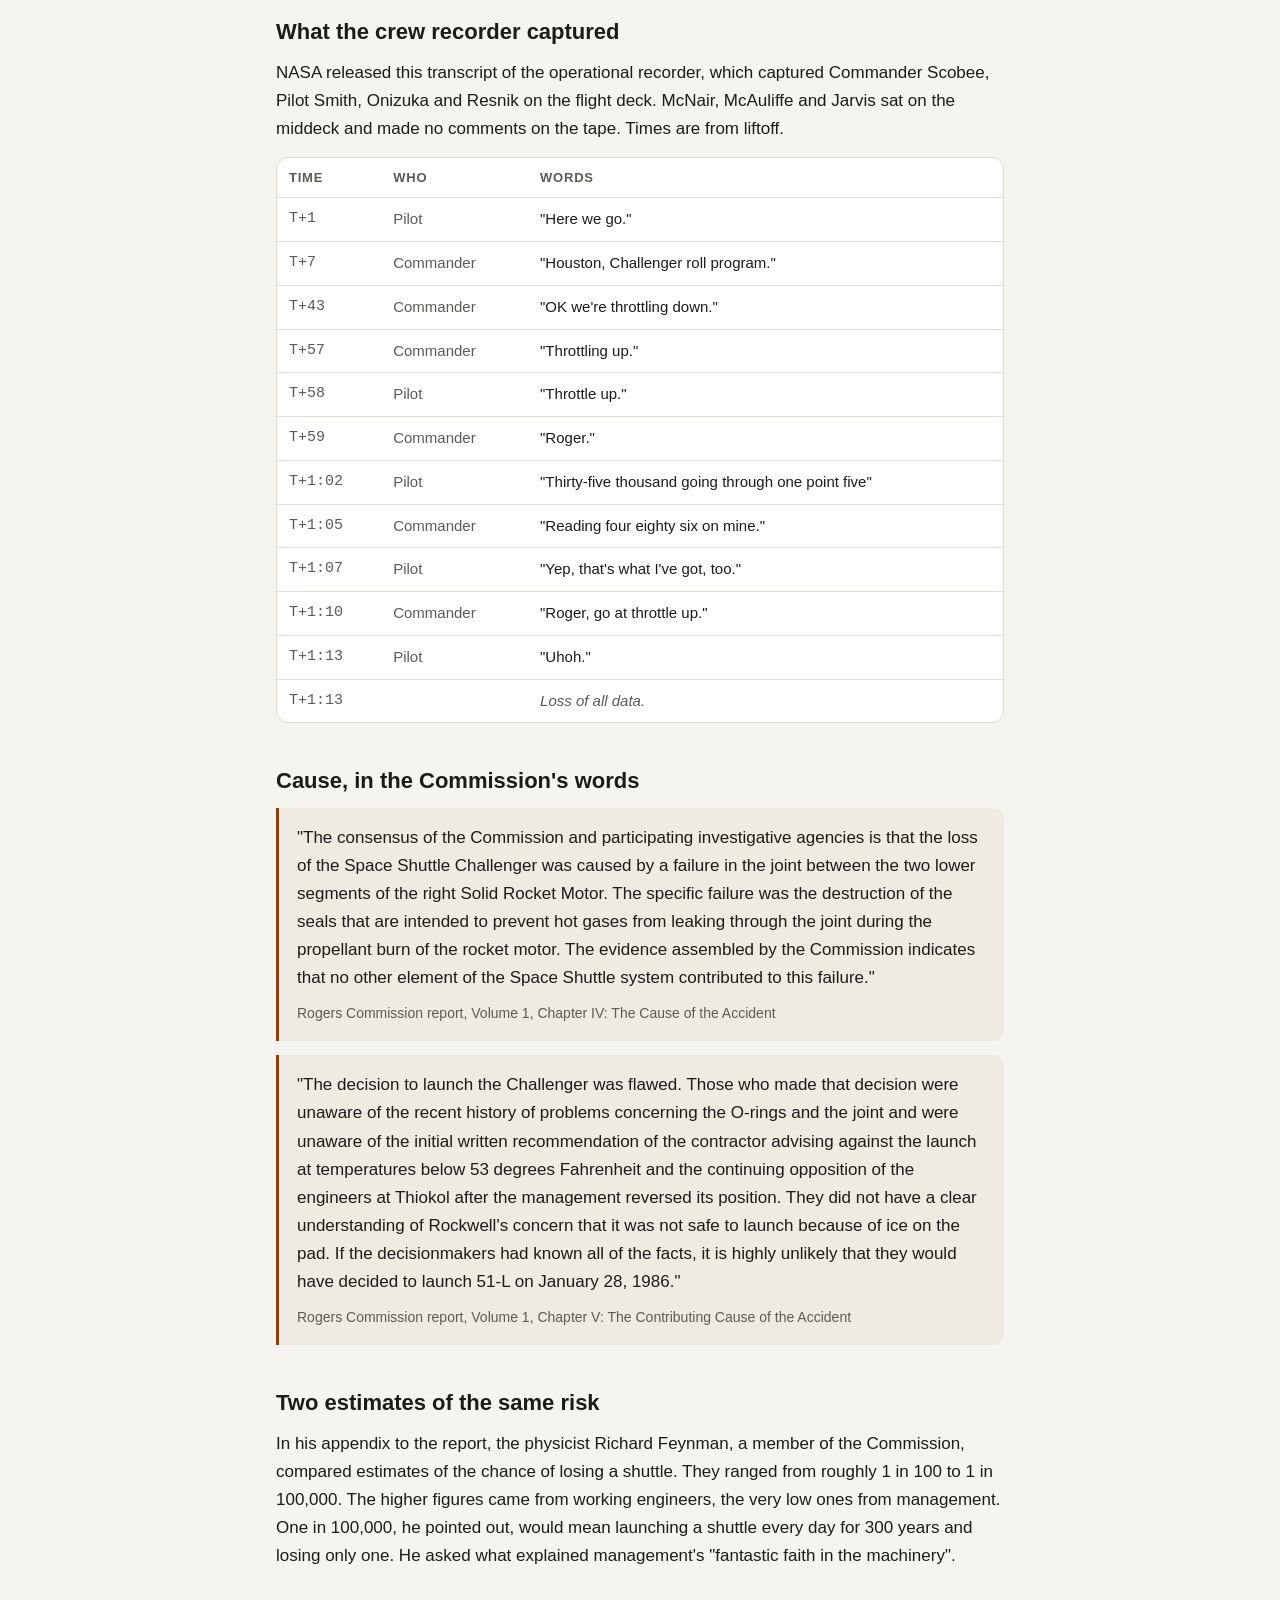
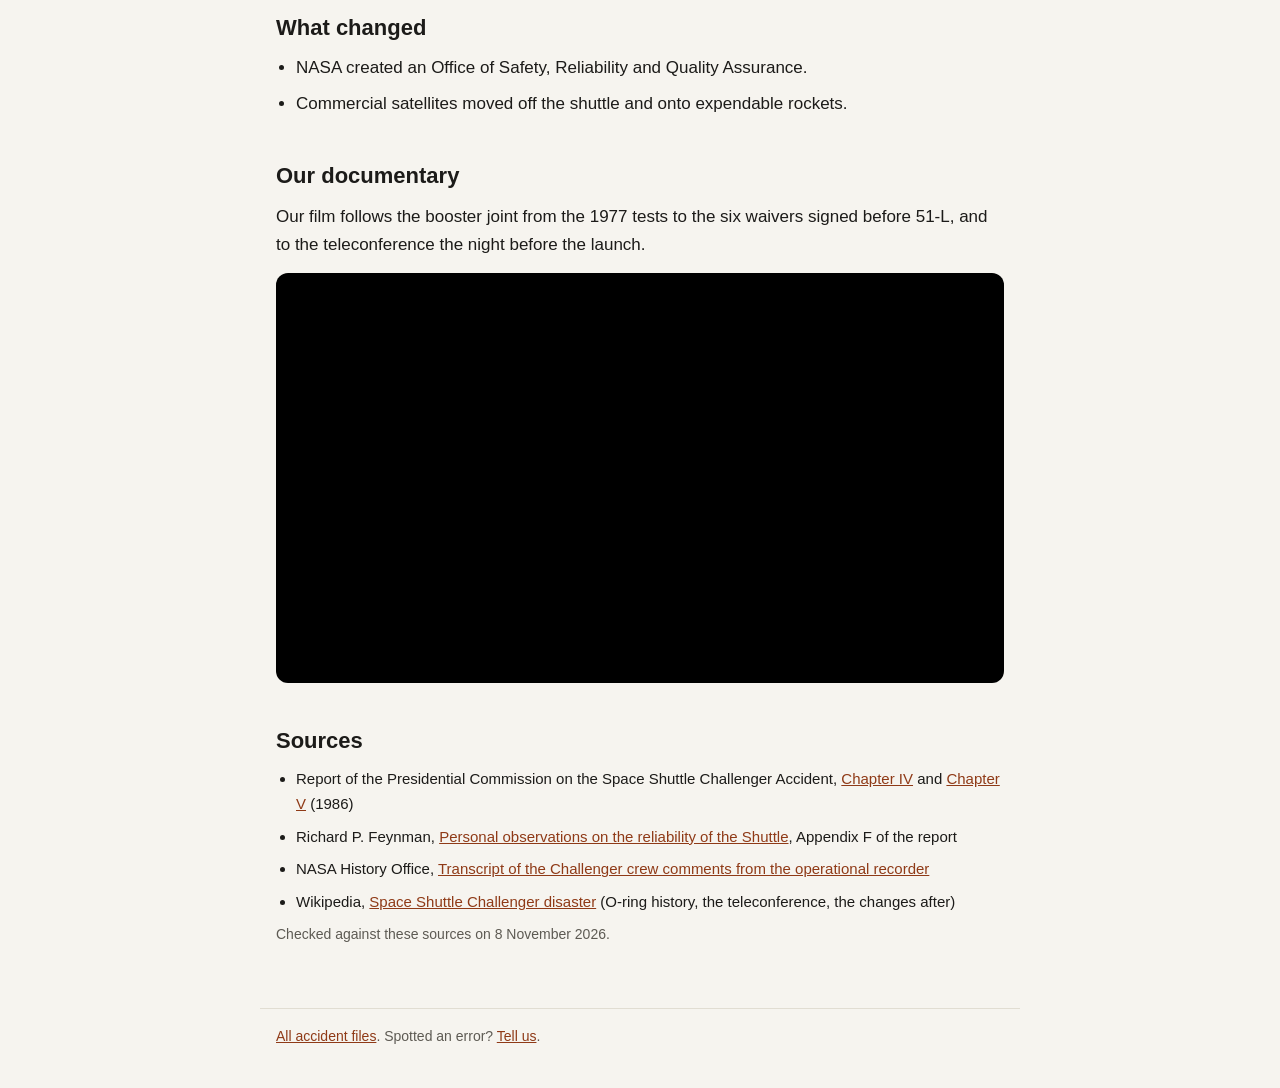
<file: accident-files/challenger-disaster/index.html>
<!doctype html>
<html lang="en">
<head>
<meta charset="utf-8">
<meta name="viewport" content="width=device-width, initial-scale=1">
<title>Challenger Disaster (1986): Cause, Timeline and Crew Transcript | Accident Files</title>
<meta name="description" content="On 28 January 1986 Space Shuttle Challenger broke apart 73 seconds after launch, killing its seven crew. The crew transcript, the Rogers Commission's findings and the waivers behind the launch.">
<link rel="canonical" href="https://gigio27.github.io/accident-files/challenger-disaster/">
<link rel="stylesheet" href="../style.css">
<meta property="og:type" content="article">
<meta property="og:title" content="Challenger Disaster (1986): Cause, Timeline and Crew Transcript">
<meta property="og:description" content="The booster joint had been eroding for years, and the engineers recommended against launching the night before.">
<meta property="og:url" content="https://gigio27.github.io/accident-files/challenger-disaster/">
<meta property="og:image" content="https://i.ytimg.com/vi/5_zVbovwlDs/hqdefault.jpg">
<script type="application/ld+json">
{"@context":"https://schema.org","@type":"Article","headline":"Challenger disaster (1986): cause, timeline and crew transcript","description":"Space Shuttle Challenger broke apart 73 seconds after launch on 28 January 1986. The crew transcript, the Rogers Commission's findings and the waivers behind the launch.","datePublished":"2026-11-08","dateModified":"2026-11-08","author":{"@type":"Organization","name":"Accident Files"},"mainEntityOfPage":"https://gigio27.github.io/accident-files/challenger-disaster/","image":"https://i.ytimg.com/vi/5_zVbovwlDs/hqdefault.jpg"}
</script>
</head>
<body>
<header class="site"><a href="../">Accident Files</a></header>
<main>
<article>
  <h1>Space Shuttle Challenger</h1>
  <p class="sub">Kennedy Space Center, 28 January 1986. Challenger broke apart 73 seconds after launch on mission STS-51-L, killing all seven crew.</p>

  <dl class="facts">
    <dt>Date</dt><dd>28 January 1986</dd>
    <dt>Mission</dt><dd>STS-51-L, the 25th flight of the Space Shuttle programme</dd>
    <dt>Crew</dt><dd>Francis R. Scobee (commander), Michael J. Smith (pilot), Ellison S. Onizuka, Judith A. Resnik, Ronald E. McNair, S. Christa McAuliffe, Gregory B. Jarvis</dd>
    <dt>Breakup</dt><dd>73 seconds into the flight</dd>
    <dt>Investigation</dt><dd>Presidential Commission on the Space Shuttle Challenger Accident, known as the <a href="https://www.nasa.gov/history/rogersrep/v1ch4.htm">Rogers Commission</a> (1986)</dd>
  </dl>

  <h2>What happened</h2>
  <p>From ignition onward, hot gas leaked through a joint between two segments of the right solid rocket booster. The joint was meant to be sealed by two O-rings, and the launch morning was forecast to be the coldest of any shuttle launch. The leak eventually weakened or burned through the external tank, and the vehicle broke apart 73 seconds into the flight.</p>
  <p>None of this was a surprise to the engineers. O-ring erosion had been seen on earlier flights for years, and the night before the launch, engineers at Morton Thiokol, the booster's maker, recommended against launching below 53 degrees Fahrenheit. Their management reversed that recommendation.</p>

  <h2>A known flaw, signed off</h2>
  <ol class="timeline">
    <li><time>1977</time>Tests measure the joint opening up, or rotating, under simulated launch pressure. The test data show a potentially catastrophic flaw in the booster O-rings, and neither NASA nor Morton Thiokol fixes it.</li>
    <li><time>November 1981</time>First O-ring erosion in flight, on the second shuttle mission, STS-2.</li>
    <li><time>December 1982</time>The O-rings are reclassified Criticality 1: a failure would destroy the vehicle and kill the crew, and the second O-ring no longer counts as a backup for the first.</li>
    <li><time>1985</time>O-ring erosion on all but one shuttle flight of the year. In July, after a secondary O-ring in a nozzle joint eroded on mission 51-B, showing that the primary seal had failed, a launch constraint is placed on later flights.</li>
    <li><time>Before 51-L</time>The booster project manager at NASA's Marshall center waives the constraint for six consecutive flights. Senior shuttle managers know neither of the constraint nor of the waivers.</li>
    <li><time>27 January 1986, evening</time>A teleconference links Thiokol engineers in Utah with NASA's Marshall and Kennedy centers. Thiokol recommends not launching below 53 degrees Fahrenheit. Thiokol's management then reverses the recommendation, while its engineers keep opposing the launch.</li>
    <li><time>28 January 1986</time>Launch. Ice has formed on the pad overnight. At 73 seconds, Challenger breaks apart.</li>
  </ol>

  <h2>What the crew recorder captured</h2>
  <p>NASA released this transcript of the operational recorder, which captured Commander Scobee, Pilot Smith, Onizuka and Resnik on the flight deck. McNair, McAuliffe and Jarvis sat on the middeck and made no comments on the tape. Times are from liftoff.</p>
  <div class="table-wrap">
    <table class="cvr">
      <tr><th>Time</th><th>Who</th><th>Words</th></tr>
      <tr><td>T+1</td><td>Pilot</td><td>"Here we go."</td></tr>
      <tr><td>T+7</td><td>Commander</td><td>"Houston, Challenger roll program."</td></tr>
      <tr><td>T+43</td><td>Commander</td><td>"OK we're throttling down."</td></tr>
      <tr><td>T+57</td><td>Commander</td><td>"Throttling up."</td></tr>
      <tr><td>T+58</td><td>Pilot</td><td>"Throttle up."</td></tr>
      <tr><td>T+59</td><td>Commander</td><td>"Roger."</td></tr>
      <tr><td>T+1:02</td><td>Pilot</td><td>"Thirty-five thousand going through one point five"</td></tr>
      <tr><td>T+1:05</td><td>Commander</td><td>"Reading four eighty six on mine."</td></tr>
      <tr><td>T+1:07</td><td>Pilot</td><td>"Yep, that's what I've got, too."</td></tr>
      <tr><td>T+1:10</td><td>Commander</td><td>"Roger, go at throttle up."</td></tr>
      <tr><td>T+1:13</td><td>Pilot</td><td>"Uhoh."</td></tr>
      <tr><td>T+1:13</td><td></td><td class="event">Loss of all data.</td></tr>
    </table>
  </div>

  <h2>Cause, in the Commission's words</h2>
  <blockquote>
    <p>"The consensus of the Commission and participating investigative agencies is that the loss of the Space Shuttle Challenger was caused by a failure in the joint between the two lower segments of the right Solid Rocket Motor. The specific failure was the destruction of the seals that are intended to prevent hot gases from leaking through the joint during the propellant burn of the rocket motor. The evidence assembled by the Commission indicates that no other element of the Space Shuttle system contributed to this failure."</p>
    <footer>Rogers Commission report, Volume 1, Chapter IV: The Cause of the Accident</footer>
  </blockquote>
  <blockquote>
    <p>"The decision to launch the Challenger was flawed. Those who made that decision were unaware of the recent history of problems concerning the O-rings and the joint and were unaware of the initial written recommendation of the contractor advising against the launch at temperatures below 53 degrees Fahrenheit and the continuing opposition of the engineers at Thiokol after the management reversed its position. They did not have a clear understanding of Rockwell's concern that it was not safe to launch because of ice on the pad. If the decisionmakers had known all of the facts, it is highly unlikely that they would have decided to launch 51-L on January 28, 1986."</p>
    <footer>Rogers Commission report, Volume 1, Chapter V: The Contributing Cause of the Accident</footer>
  </blockquote>

  <h2>Two estimates of the same risk</h2>
  <p>In his appendix to the report, the physicist Richard Feynman, a member of the Commission, compared estimates of the chance of losing a shuttle. They ranged from roughly 1 in 100 to 1 in 100,000. The higher figures came from working engineers, the very low ones from management. One in 100,000, he pointed out, would mean launching a shuttle every day for 300 years and losing only one. He asked what explained management's "fantastic faith in the machinery".</p>

  <h2>What changed</h2>
  <ul class="plain">
    <li>NASA created an Office of Safety, Reliability and Quality Assurance.</li>
    <li>Commercial satellites moved off the shuttle and onto expendable rockets.</li>
  </ul>

  <h2>Our documentary</h2>
  <p>Our film follows the booster joint from the 1977 tests to the six waivers signed before 51-L, and to the teleconference the night before the launch.</p>
  <div class="video"><iframe src="https://www.youtube-nocookie.com/embed/5_zVbovwlDs" title="The Challenger Disaster Explained: NASA Signed A Waiver For The Flaw" loading="lazy" allow="accelerometer; clipboard-write; encrypted-media; gyroscope; picture-in-picture; web-share" referrerpolicy="strict-origin-when-cross-origin" allowfullscreen></iframe></div>

  <h2>Sources</h2>
  <ul class="sources">
    <li>Report of the Presidential Commission on the Space Shuttle Challenger Accident, <a href="https://www.nasa.gov/history/rogersrep/v1ch4.htm">Chapter IV</a> and <a href="https://www.nasa.gov/history/rogersrep/v1ch5.htm">Chapter V</a> (1986)</li>
    <li>Richard P. Feynman, <a href="https://www.nasa.gov/history/rogersrep/v2appf.htm">Personal observations on the reliability of the Shuttle</a>, Appendix F of the report</li>
    <li>NASA History Office, <a href="https://www.nasa.gov/missions/space-shuttle/sts-51l/challenger-crew-transcript">Transcript of the Challenger crew comments from the operational recorder</a></li>
    <li>Wikipedia, <a href="https://en.wikipedia.org/wiki/Space_Shuttle_Challenger_disaster">Space Shuttle Challenger disaster</a> (O-ring history, the teleconference, the changes after)</li>
  </ul>
  <p class="note">Checked against these sources on 8 November 2026.</p>
</article>
</main>
<footer class="site"><a href="../">All accident files</a>. Spotted an error? <a href="https://github.com/gigio27/gigio27.github.io/issues">Tell us</a>.</footer>
</body>
</html>
</file>
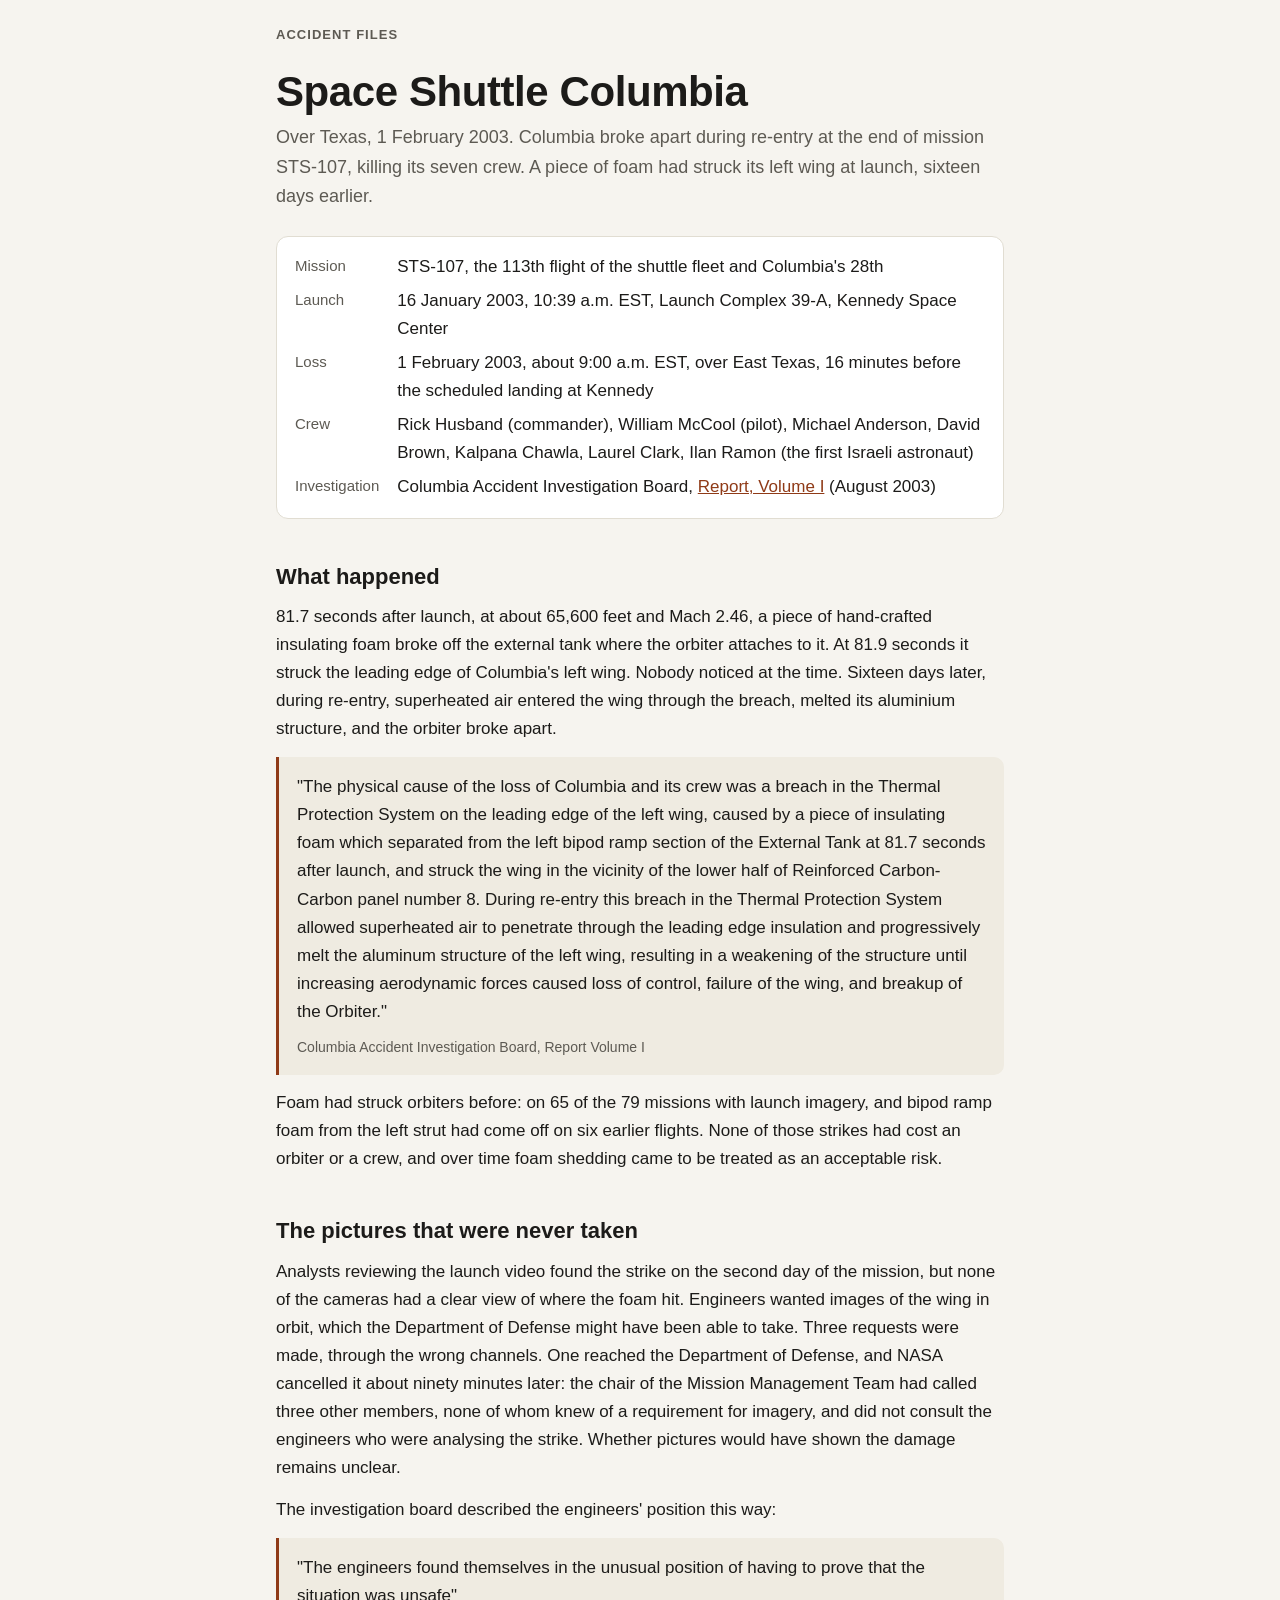
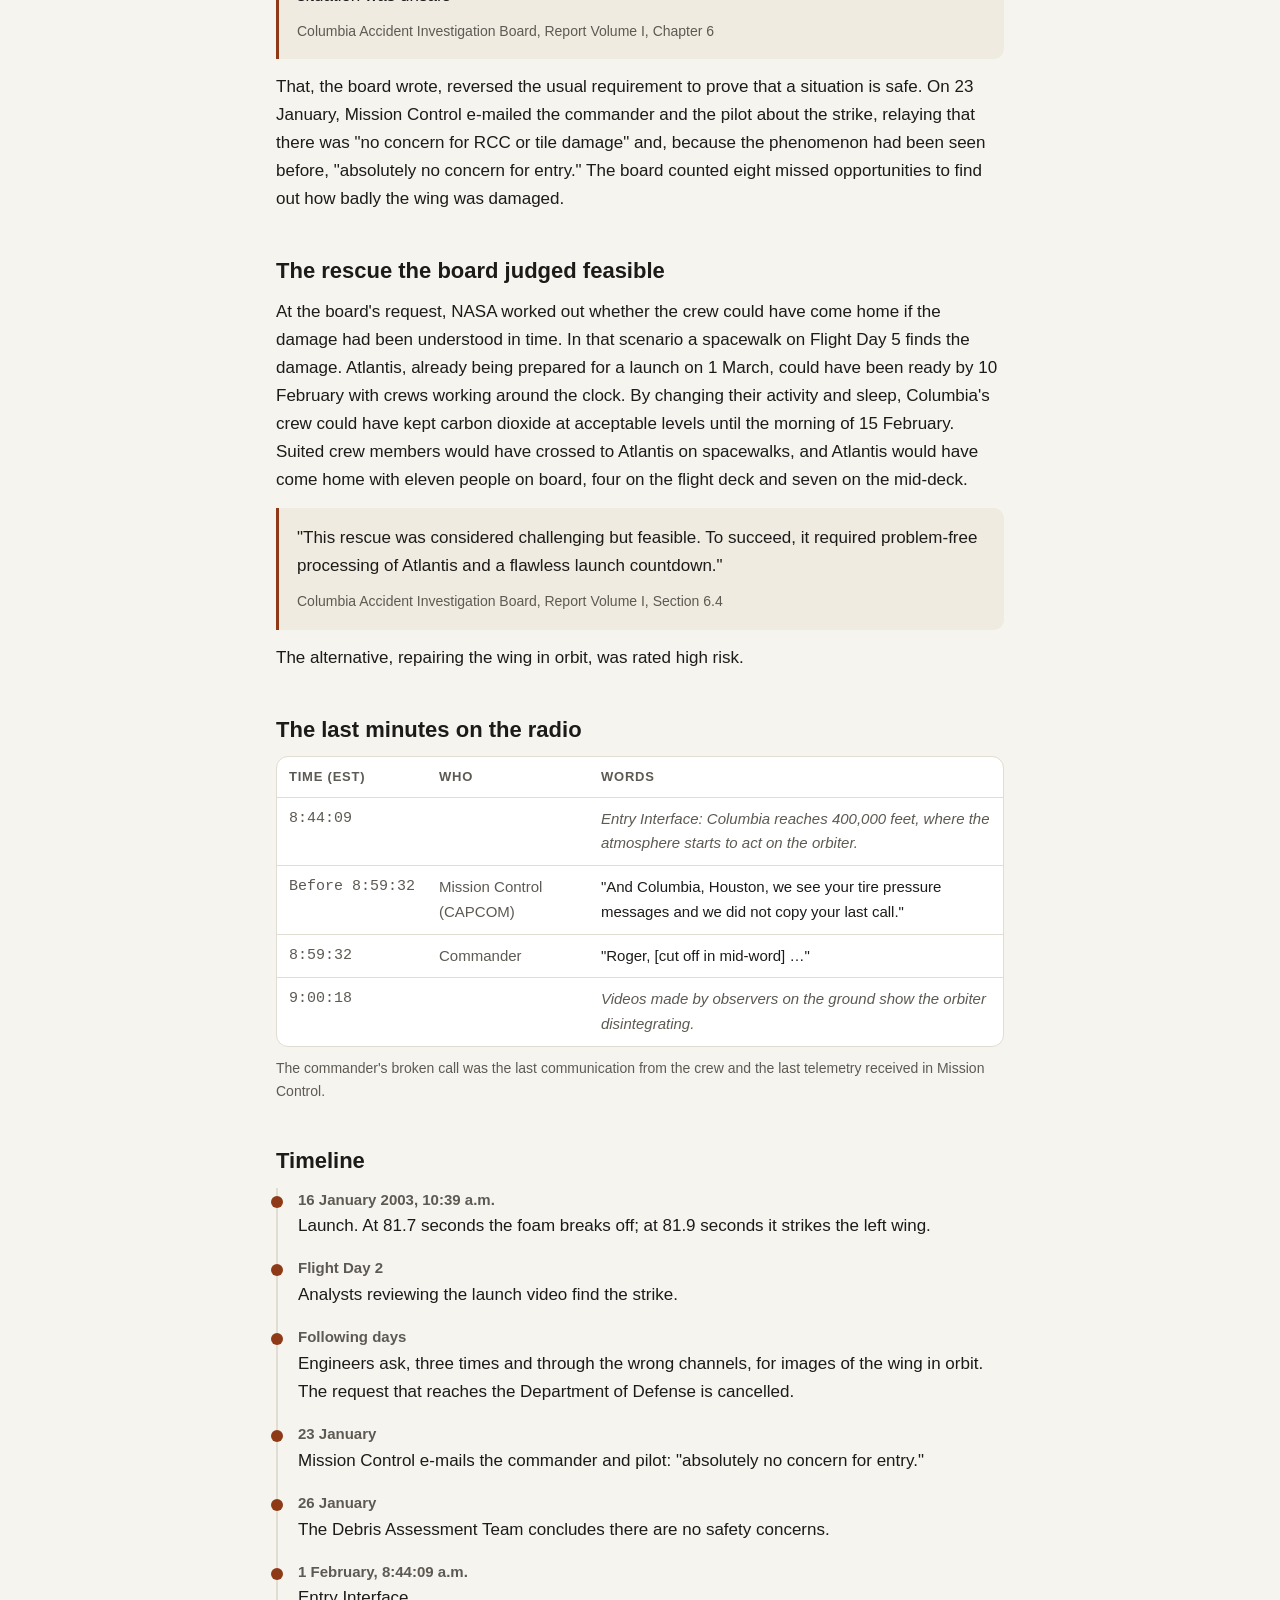
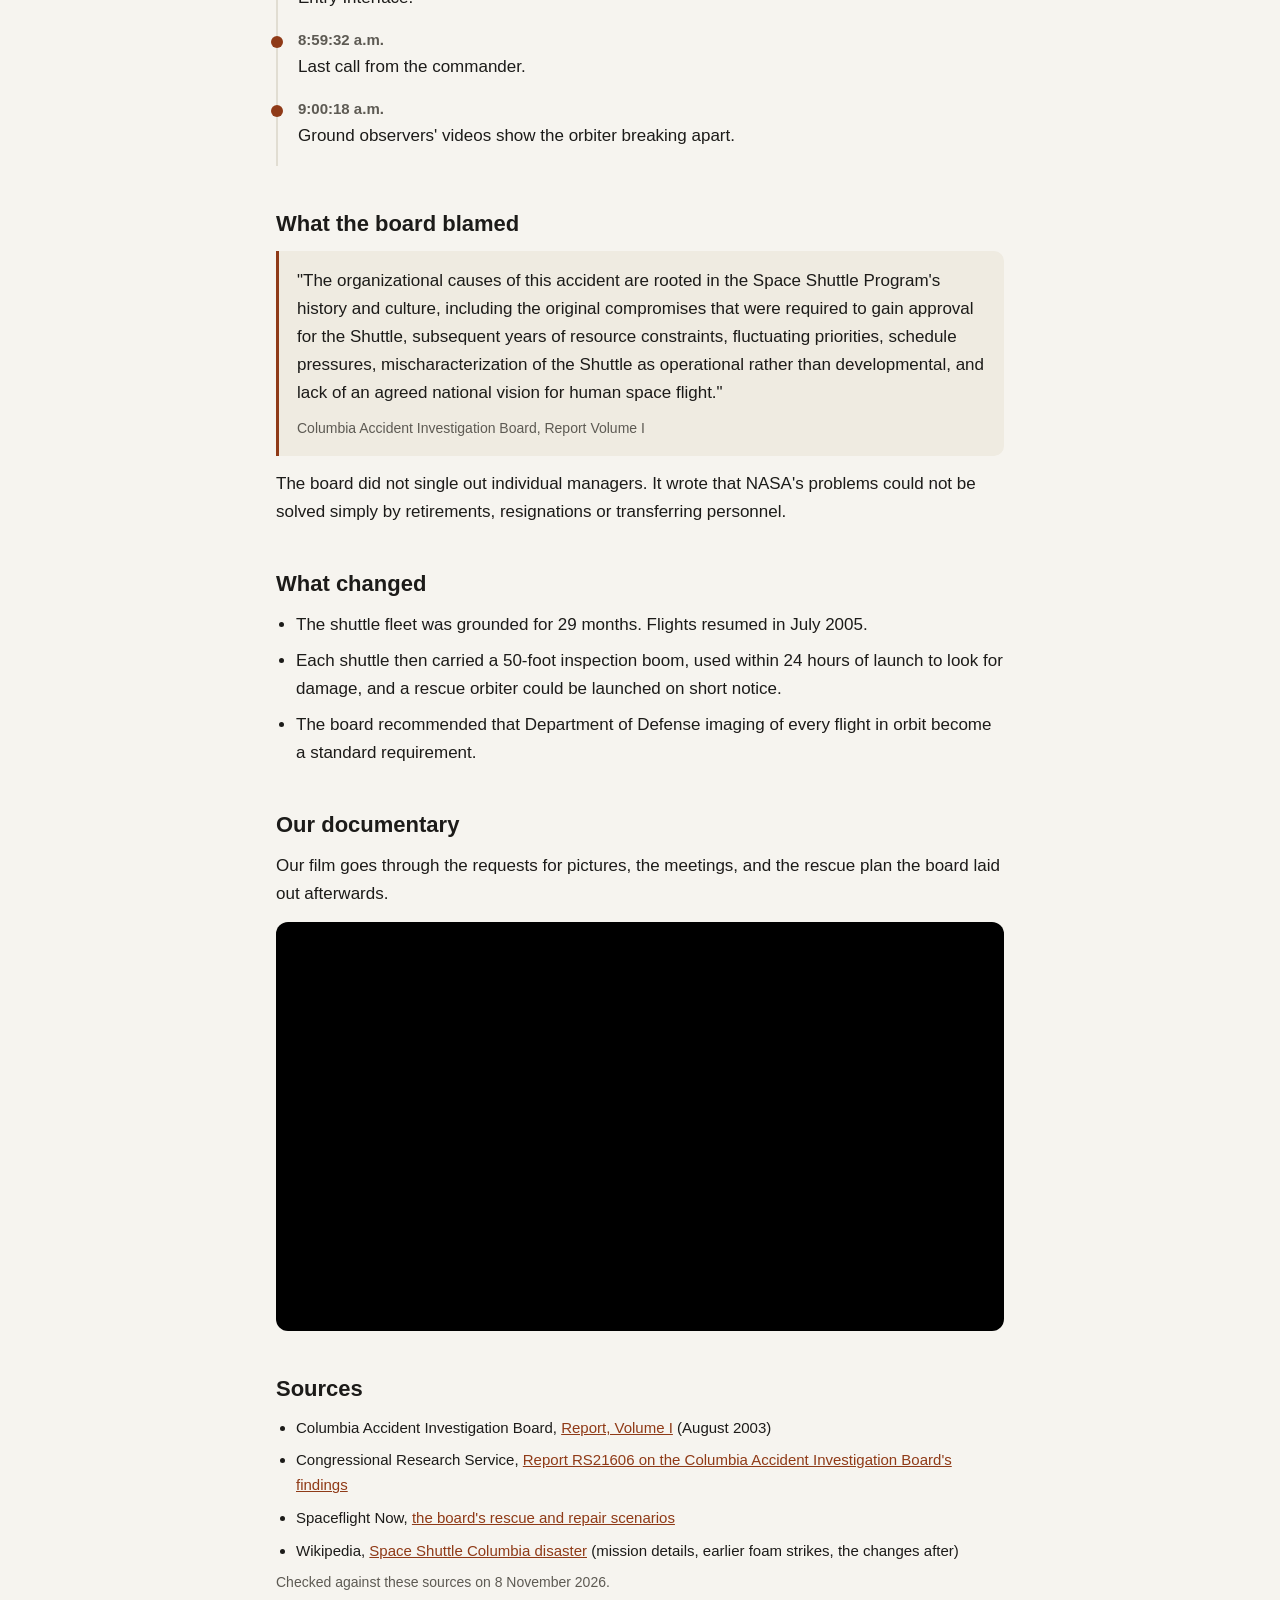
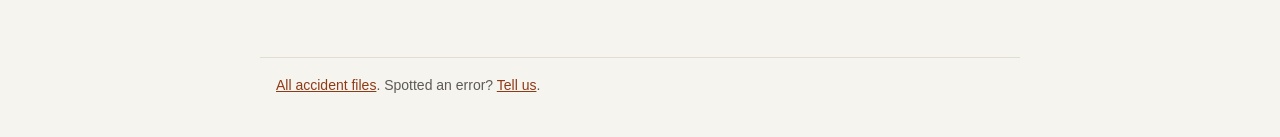
<file: accident-files/columbia-disaster/index.html>
<!doctype html>
<html lang="en">
<head>
<meta charset="utf-8">
<meta name="viewport" content="width=device-width, initial-scale=1">
<title>Columbia Disaster (2003): Cause, Timeline and the Rescue Plan | Accident Files</title>
<meta name="description" content="On 1 February 2003 Space Shuttle Columbia broke apart over Texas, killing its seven crew. The foam strike, the pictures that were never taken, and the rescue the investigation judged feasible.">
<link rel="canonical" href="https://gigio27.github.io/accident-files/columbia-disaster/">
<link rel="stylesheet" href="../style.css">
<meta property="og:type" content="article">
<meta property="og:title" content="Columbia Disaster (2003): Cause, Timeline and the Rescue Plan">
<meta property="og:description" content="Engineers asked for pictures of the damaged wing while the crew was in orbit. The investigation later judged a rescue challenging but feasible.">
<meta property="og:url" content="https://gigio27.github.io/accident-files/columbia-disaster/">
<meta property="og:image" content="https://i.ytimg.com/vi/W00q3UzEmM4/hqdefault.jpg">
<script type="application/ld+json">
{"@context":"https://schema.org","@type":"Article","headline":"Columbia disaster (2003): cause, timeline and the rescue plan","description":"Space Shuttle Columbia broke apart over Texas on 1 February 2003. The foam strike, the requests for pictures, and the rescue the investigation board judged feasible.","datePublished":"2026-11-08","dateModified":"2026-11-08","author":{"@type":"Organization","name":"Accident Files"},"mainEntityOfPage":"https://gigio27.github.io/accident-files/columbia-disaster/","image":"https://i.ytimg.com/vi/W00q3UzEmM4/hqdefault.jpg"}
</script>
</head>
<body>
<header class="site"><a href="../">Accident Files</a></header>
<main>
<article>
  <h1>Space Shuttle Columbia</h1>
  <p class="sub">Over Texas, 1 February 2003. Columbia broke apart during re-entry at the end of mission STS-107, killing its seven crew. A piece of foam had struck its left wing at launch, sixteen days earlier.</p>

  <dl class="facts">
    <dt>Mission</dt><dd>STS-107, the 113th flight of the shuttle fleet and Columbia's 28th</dd>
    <dt>Launch</dt><dd>16 January 2003, 10:39 a.m. EST, Launch Complex 39-A, Kennedy Space Center</dd>
    <dt>Loss</dt><dd>1 February 2003, about 9:00 a.m. EST, over East Texas, 16 minutes before the scheduled landing at Kennedy</dd>
    <dt>Crew</dt><dd>Rick Husband (commander), William McCool (pilot), Michael Anderson, David Brown, Kalpana Chawla, Laurel Clark, Ilan Ramon (the first Israeli astronaut)</dd>
    <dt>Investigation</dt><dd>Columbia Accident Investigation Board, <a href="https://www.nasa.gov/wp-content/uploads/static/history/columbia/reports/CAIBreportv1.pdf">Report, Volume I</a> (August 2003)</dd>
  </dl>

  <h2>What happened</h2>
  <p>81.7 seconds after launch, at about 65,600 feet and Mach 2.46, a piece of hand-crafted insulating foam broke off the external tank where the orbiter attaches to it. At 81.9 seconds it struck the leading edge of Columbia's left wing. Nobody noticed at the time. Sixteen days later, during re-entry, superheated air entered the wing through the breach, melted its aluminium structure, and the orbiter broke apart.</p>
  <blockquote>
    <p>"The physical cause of the loss of Columbia and its crew was a breach in the Thermal Protection System on the leading edge of the left wing, caused by a piece of insulating foam which separated from the left bipod ramp section of the External Tank at 81.7 seconds after launch, and struck the wing in the vicinity of the lower half of Reinforced Carbon-Carbon panel number 8. During re-entry this breach in the Thermal Protection System allowed superheated air to penetrate through the leading edge insulation and progressively melt the aluminum structure of the left wing, resulting in a weakening of the structure until increasing aerodynamic forces caused loss of control, failure of the wing, and breakup of the Orbiter."</p>
    <footer>Columbia Accident Investigation Board, Report Volume I</footer>
  </blockquote>
  <p>Foam had struck orbiters before: on 65 of the 79 missions with launch imagery, and bipod ramp foam from the left strut had come off on six earlier flights. None of those strikes had cost an orbiter or a crew, and over time foam shedding came to be treated as an acceptable risk.</p>

  <h2>The pictures that were never taken</h2>
  <p>Analysts reviewing the launch video found the strike on the second day of the mission, but none of the cameras had a clear view of where the foam hit. Engineers wanted images of the wing in orbit, which the Department of Defense might have been able to take. Three requests were made, through the wrong channels. One reached the Department of Defense, and NASA cancelled it about ninety minutes later: the chair of the Mission Management Team had called three other members, none of whom knew of a requirement for imagery, and did not consult the engineers who were analysing the strike. Whether pictures would have shown the damage remains unclear.</p>
  <p>The investigation board described the engineers' position this way:</p>
  <blockquote>
    <p>"The engineers found themselves in the unusual position of having to prove that the situation was unsafe"</p>
    <footer>Columbia Accident Investigation Board, Report Volume I, Chapter 6</footer>
  </blockquote>
  <p>That, the board wrote, reversed the usual requirement to prove that a situation is safe. On 23 January, Mission Control e-mailed the commander and the pilot about the strike, relaying that there was "no concern for RCC or tile damage" and, because the phenomenon had been seen before, "absolutely no concern for entry." The board counted eight missed opportunities to find out how badly the wing was damaged.</p>

  <h2>The rescue the board judged feasible</h2>
  <p>At the board's request, NASA worked out whether the crew could have come home if the damage had been understood in time. In that scenario a spacewalk on Flight Day 5 finds the damage. Atlantis, already being prepared for a launch on 1 March, could have been ready by 10 February with crews working around the clock. By changing their activity and sleep, Columbia's crew could have kept carbon dioxide at acceptable levels until the morning of 15 February. Suited crew members would have crossed to Atlantis on spacewalks, and Atlantis would have come home with eleven people on board, four on the flight deck and seven on the mid-deck.</p>
  <blockquote>
    <p>"This rescue was considered challenging but feasible. To succeed, it required problem-free processing of Atlantis and a flawless launch countdown."</p>
    <footer>Columbia Accident Investigation Board, Report Volume I, Section 6.4</footer>
  </blockquote>
  <p>The alternative, repairing the wing in orbit, was rated high risk.</p>

  <h2>The last minutes on the radio</h2>
  <div class="table-wrap">
    <table class="cvr">
      <tr><th>Time (EST)</th><th>Who</th><th>Words</th></tr>
      <tr><td>8:44:09</td><td></td><td class="event">Entry Interface: Columbia reaches 400,000 feet, where the atmosphere starts to act on the orbiter.</td></tr>
      <tr><td>Before 8:59:32</td><td>Mission Control (CAPCOM)</td><td>"And Columbia, Houston, we see your tire pressure messages and we did not copy your last call."</td></tr>
      <tr><td>8:59:32</td><td>Commander</td><td>"Roger, [cut off in mid-word] &hellip;"</td></tr>
      <tr><td>9:00:18</td><td></td><td class="event">Videos made by observers on the ground show the orbiter disintegrating.</td></tr>
    </table>
  </div>
  <p class="note" style="margin-top:10px">The commander's broken call was the last communication from the crew and the last telemetry received in Mission Control.</p>

  <h2>Timeline</h2>
  <ol class="timeline">
    <li><time>16 January 2003, 10:39 a.m.</time>Launch. At 81.7 seconds the foam breaks off; at 81.9 seconds it strikes the left wing.</li>
    <li><time>Flight Day 2</time>Analysts reviewing the launch video find the strike.</li>
    <li><time>Following days</time>Engineers ask, three times and through the wrong channels, for images of the wing in orbit. The request that reaches the Department of Defense is cancelled.</li>
    <li><time>23 January</time>Mission Control e-mails the commander and pilot: "absolutely no concern for entry."</li>
    <li><time>26 January</time>The Debris Assessment Team concludes there are no safety concerns.</li>
    <li><time>1 February, 8:44:09 a.m.</time>Entry Interface.</li>
    <li><time>8:59:32 a.m.</time>Last call from the commander.</li>
    <li><time>9:00:18 a.m.</time>Ground observers' videos show the orbiter breaking apart.</li>
  </ol>

  <h2>What the board blamed</h2>
  <blockquote>
    <p>"The organizational causes of this accident are rooted in the Space Shuttle Program's history and culture, including the original compromises that were required to gain approval for the Shuttle, subsequent years of resource constraints, fluctuating priorities, schedule pressures, mischaracterization of the Shuttle as operational rather than developmental, and lack of an agreed national vision for human space flight."</p>
    <footer>Columbia Accident Investigation Board, Report Volume I</footer>
  </blockquote>
  <p>The board did not single out individual managers. It wrote that NASA's problems could not be solved simply by retirements, resignations or transferring personnel.</p>

  <h2>What changed</h2>
  <ul class="plain">
    <li>The shuttle fleet was grounded for 29 months. Flights resumed in July 2005.</li>
    <li>Each shuttle then carried a 50-foot inspection boom, used within 24 hours of launch to look for damage, and a rescue orbiter could be launched on short notice.</li>
    <li>The board recommended that Department of Defense imaging of every flight in orbit become a standard requirement.</li>
  </ul>

  <h2>Our documentary</h2>
  <p>Our film goes through the requests for pictures, the meetings, and the rescue plan the board laid out afterwards.</p>
  <div class="video"><iframe src="https://www.youtube-nocookie.com/embed/W00q3UzEmM4" title="Space Shuttle Columbia Disaster: The Crew Was NOT Beyond Rescue" loading="lazy" allow="accelerometer; clipboard-write; encrypted-media; gyroscope; picture-in-picture; web-share" referrerpolicy="strict-origin-when-cross-origin" allowfullscreen></iframe></div>

  <h2>Sources</h2>
  <ul class="sources">
    <li>Columbia Accident Investigation Board, <a href="https://www.nasa.gov/wp-content/uploads/static/history/columbia/reports/CAIBreportv1.pdf">Report, Volume I</a> (August 2003)</li>
    <li>Congressional Research Service, <a href="https://www.everycrsreport.com/reports/RS21606.html">Report RS21606 on the Columbia Accident Investigation Board's findings</a></li>
    <li>Spaceflight Now, <a href="https://spaceflightnow.com/columbia/report/rescue.html">the board's rescue and repair scenarios</a></li>
    <li>Wikipedia, <a href="https://en.wikipedia.org/wiki/Space_Shuttle_Columbia_disaster">Space Shuttle Columbia disaster</a> (mission details, earlier foam strikes, the changes after)</li>
  </ul>
  <p class="note">Checked against these sources on 8 November 2026.</p>
</article>
</main>
<footer class="site"><a href="../">All accident files</a>. Spotted an error? <a href="https://github.com/gigio27/gigio27.github.io/issues">Tell us</a>.</footer>
</body>
</html>
</file>
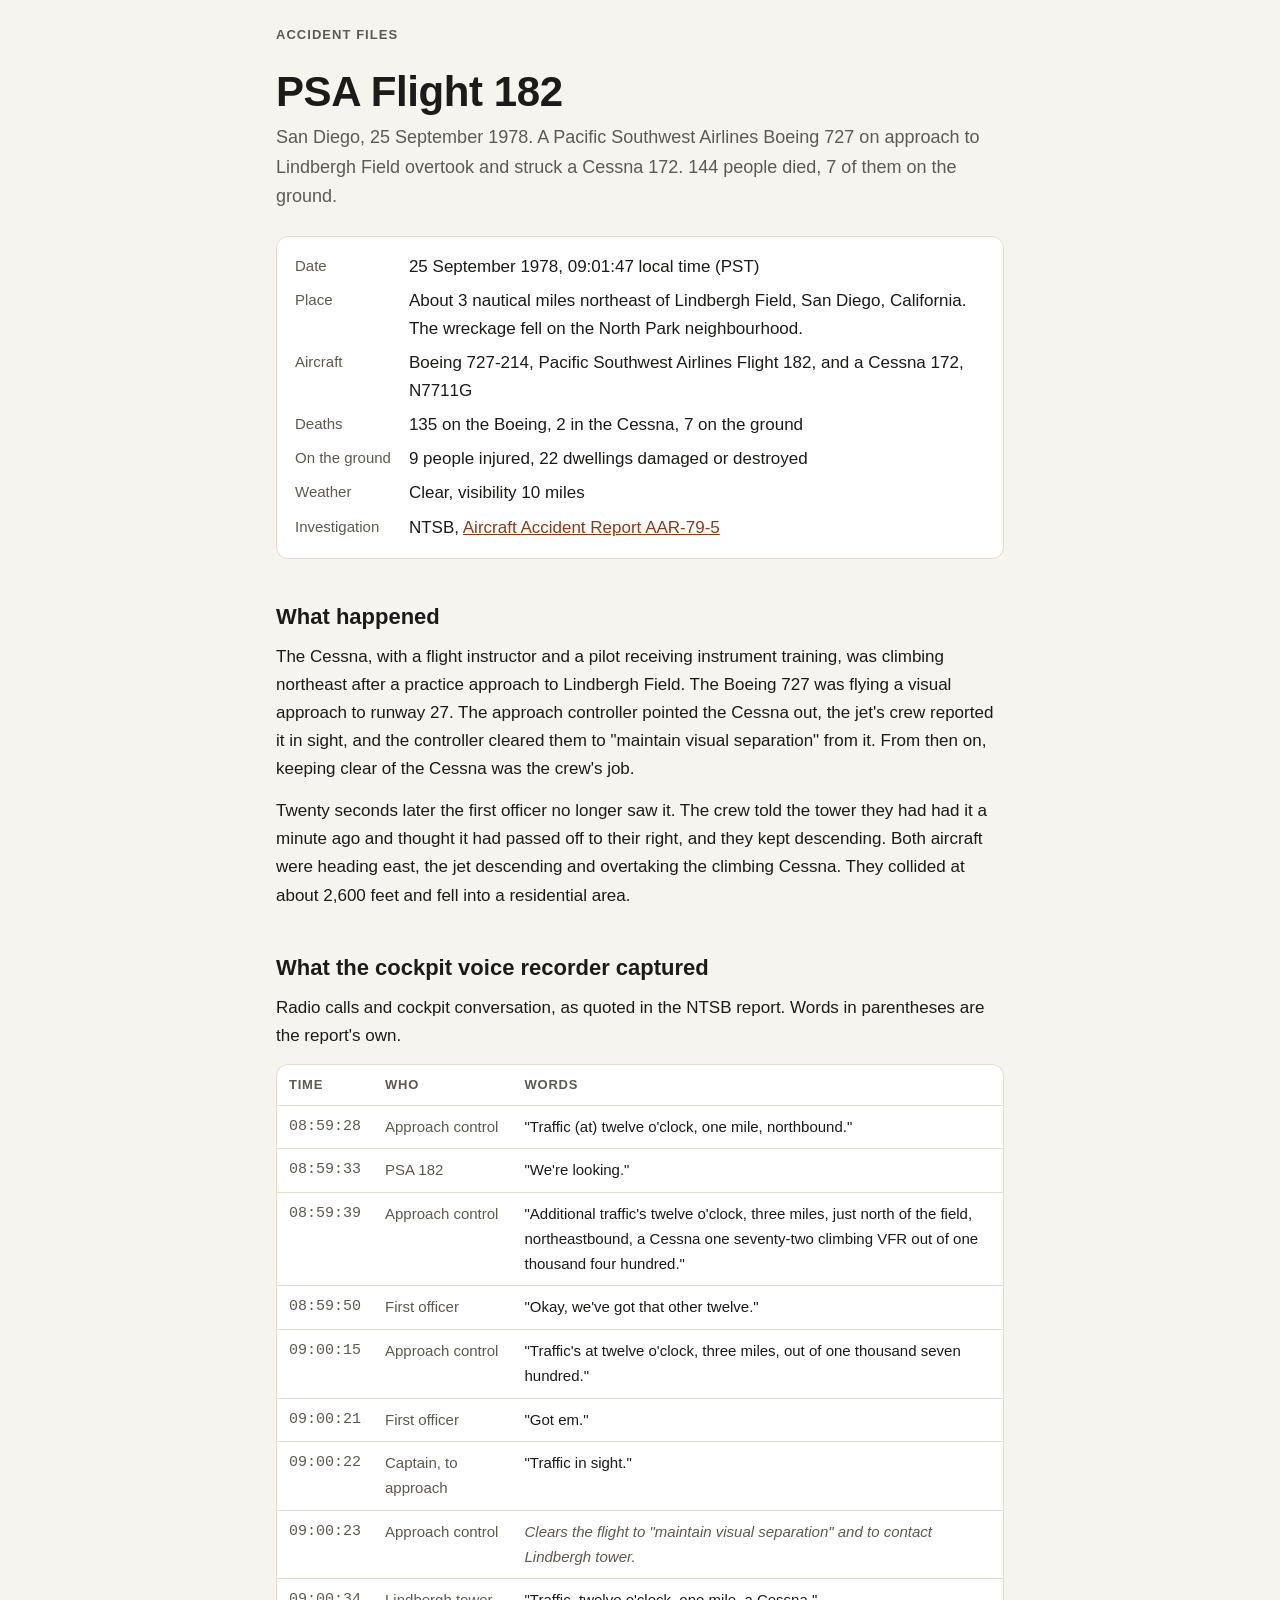
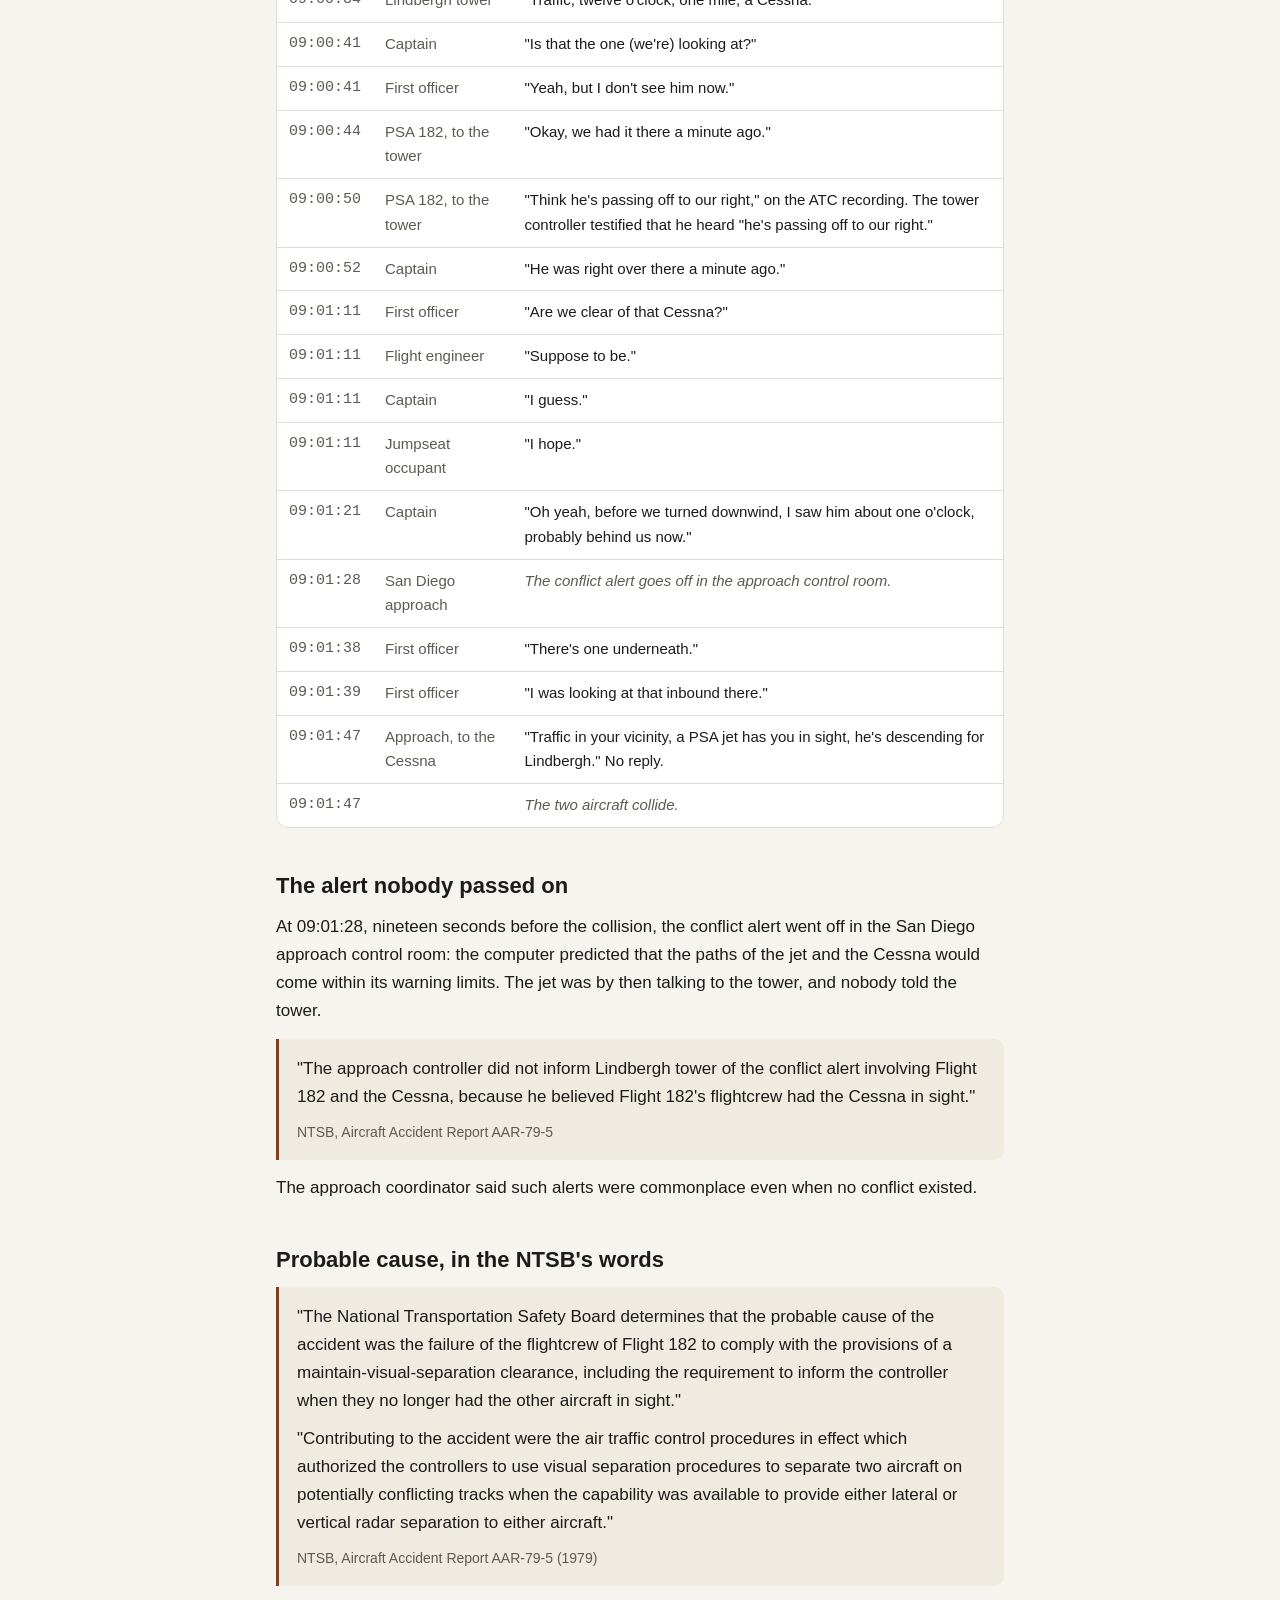
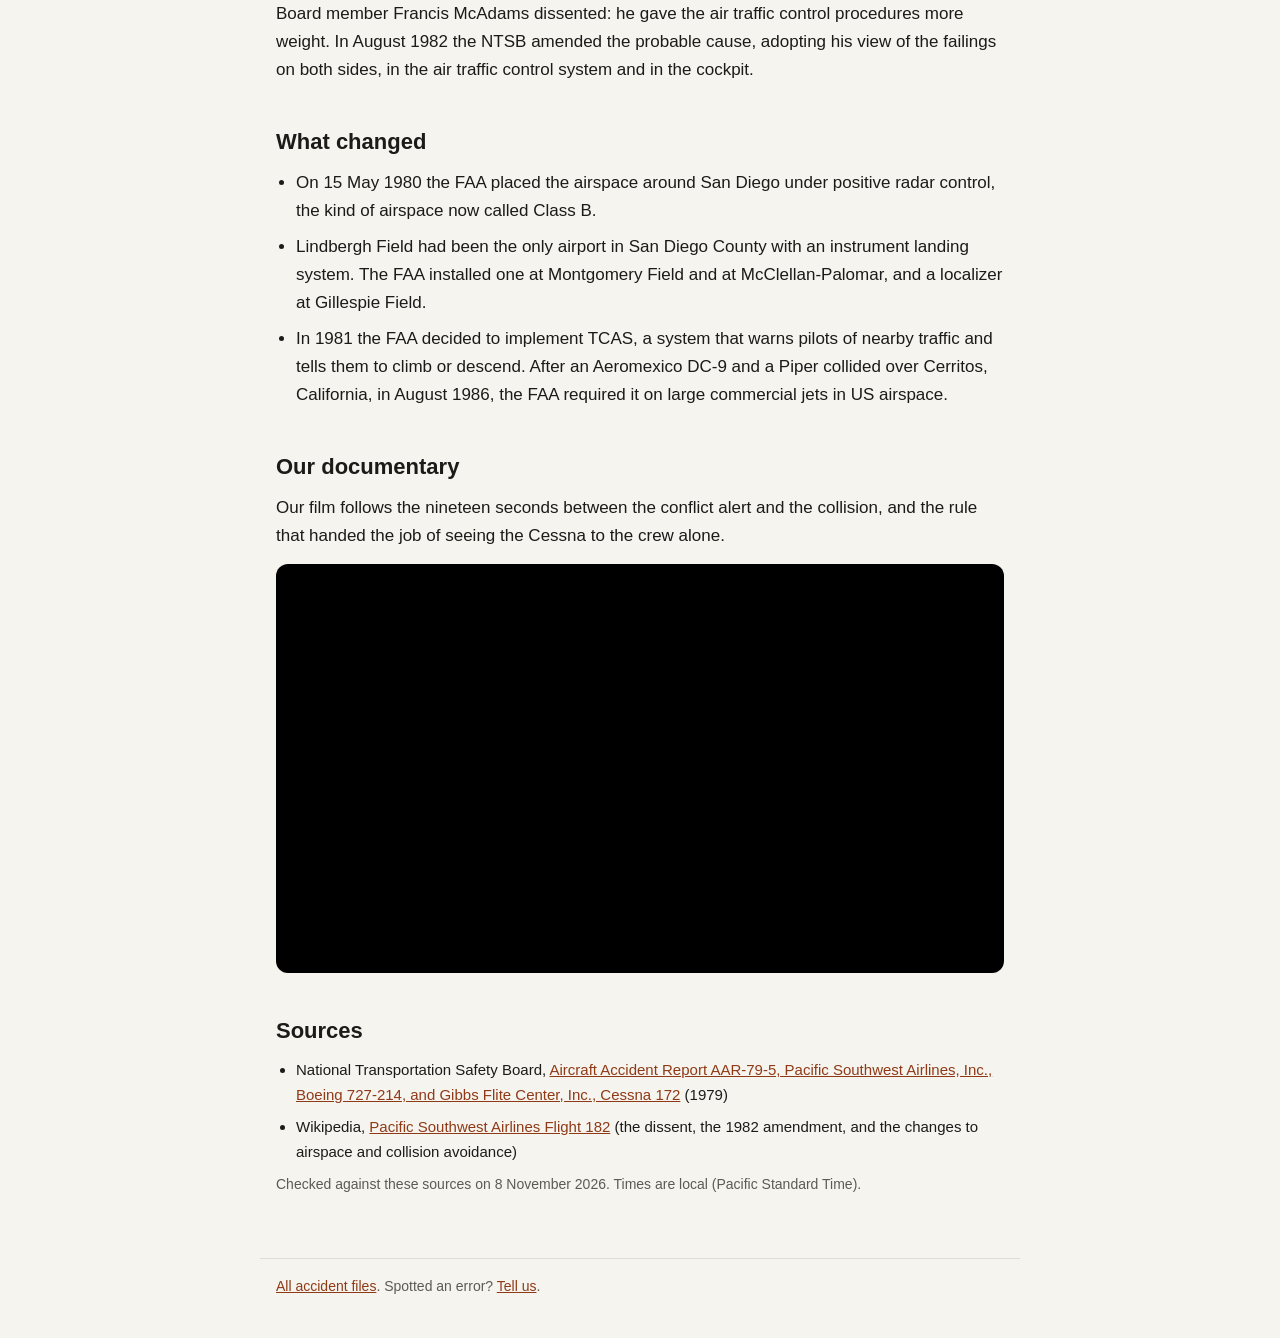
<file: accident-files/psa-flight-182/index.html>
<!doctype html>
<html lang="en">
<head>
<meta charset="utf-8">
<meta name="viewport" content="width=device-width, initial-scale=1">
<title>PSA Flight 182 (1978): Cause, Timeline and CVR Transcript | Accident Files</title>
<meta name="description" content="On 25 September 1978 a PSA Boeing 727 struck a Cessna 172 over San Diego and 144 people died. The cockpit voice recorder, the conflict alert nobody passed on, and what the NTSB found.">
<link rel="canonical" href="https://gigio27.github.io/accident-files/psa-flight-182/">
<link rel="stylesheet" href="../style.css">
<meta property="og:type" content="article">
<meta property="og:title" content="PSA Flight 182 (1978): Cause, Timeline and CVR Transcript">
<meta property="og:description" content="A Boeing 727 struck a Cessna over San Diego. A conflict alert went off 19 seconds before the collision, and nobody passed it on.">
<meta property="og:url" content="https://gigio27.github.io/accident-files/psa-flight-182/">
<meta property="og:image" content="https://i.ytimg.com/vi/BGUO9vjOyaQ/hqdefault.jpg">
<script type="application/ld+json">
{"@context":"https://schema.org","@type":"Article","headline":"PSA Flight 182 (1978): cause, timeline and CVR transcript","description":"A PSA Boeing 727 struck a Cessna 172 over San Diego on 25 September 1978. The cockpit voice recorder, the conflict alert and the NTSB's findings.","datePublished":"2026-11-08","dateModified":"2026-11-08","author":{"@type":"Organization","name":"Accident Files"},"mainEntityOfPage":"https://gigio27.github.io/accident-files/psa-flight-182/","image":"https://i.ytimg.com/vi/BGUO9vjOyaQ/hqdefault.jpg"}
</script>
</head>
<body>
<header class="site"><a href="../">Accident Files</a></header>
<main>
<article>
  <h1>PSA Flight 182</h1>
  <p class="sub">San Diego, 25 September 1978. A Pacific Southwest Airlines Boeing 727 on approach to Lindbergh Field overtook and struck a Cessna 172. 144 people died, 7 of them on the ground.</p>

  <dl class="facts">
    <dt>Date</dt><dd>25 September 1978, 09:01:47 local time (PST)</dd>
    <dt>Place</dt><dd>About 3 nautical miles northeast of Lindbergh Field, San Diego, California. The wreckage fell on the North Park neighbourhood.</dd>
    <dt>Aircraft</dt><dd>Boeing 727-214, Pacific Southwest Airlines Flight 182, and a Cessna 172, N7711G</dd>
    <dt>Deaths</dt><dd>135 on the Boeing, 2 in the Cessna, 7 on the ground</dd>
    <dt>On the ground</dt><dd>9 people injured, 22 dwellings damaged or destroyed</dd>
    <dt>Weather</dt><dd>Clear, visibility 10 miles</dd>
    <dt>Investigation</dt><dd>NTSB, <a href="https://www.ntsb.gov/investigations/AccidentReports/Reports/AAR7905.pdf">Aircraft Accident Report AAR-79-5</a></dd>
  </dl>

  <h2>What happened</h2>
  <p>The Cessna, with a flight instructor and a pilot receiving instrument training, was climbing northeast after a practice approach to Lindbergh Field. The Boeing 727 was flying a visual approach to runway 27. The approach controller pointed the Cessna out, the jet's crew reported it in sight, and the controller cleared them to "maintain visual separation" from it. From then on, keeping clear of the Cessna was the crew's job.</p>
  <p>Twenty seconds later the first officer no longer saw it. The crew told the tower they had had it a minute ago and thought it had passed off to their right, and they kept descending. Both aircraft were heading east, the jet descending and overtaking the climbing Cessna. They collided at about 2,600 feet and fell into a residential area.</p>

  <h2>What the cockpit voice recorder captured</h2>
  <p>Radio calls and cockpit conversation, as quoted in the NTSB report. Words in parentheses are the report's own.</p>
  <div class="table-wrap">
    <table class="cvr">
      <tr><th>Time</th><th>Who</th><th>Words</th></tr>
      <tr><td>08:59:28</td><td>Approach control</td><td>"Traffic (at) twelve o'clock, one mile, northbound."</td></tr>
      <tr><td>08:59:33</td><td>PSA 182</td><td>"We're looking."</td></tr>
      <tr><td>08:59:39</td><td>Approach control</td><td>"Additional traffic's twelve o'clock, three miles, just north of the field, northeastbound, a Cessna one seventy-two climbing VFR out of one thousand four hundred."</td></tr>
      <tr><td>08:59:50</td><td>First officer</td><td>"Okay, we've got that other twelve."</td></tr>
      <tr><td>09:00:15</td><td>Approach control</td><td>"Traffic's at twelve o'clock, three miles, out of one thousand seven hundred."</td></tr>
      <tr><td>09:00:21</td><td>First officer</td><td>"Got em."</td></tr>
      <tr><td>09:00:22</td><td>Captain, to approach</td><td>"Traffic in sight."</td></tr>
      <tr><td>09:00:23</td><td>Approach control</td><td class="event">Clears the flight to "maintain visual separation" and to contact Lindbergh tower.</td></tr>
      <tr><td>09:00:34</td><td>Lindbergh tower</td><td>"Traffic, twelve o'clock, one mile, a Cessna."</td></tr>
      <tr><td>09:00:41</td><td>Captain</td><td>"Is that the one (we're) looking at?"</td></tr>
      <tr><td>09:00:41</td><td>First officer</td><td>"Yeah, but I don't see him now."</td></tr>
      <tr><td>09:00:44</td><td>PSA 182, to the tower</td><td>"Okay, we had it there a minute ago."</td></tr>
      <tr><td>09:00:50</td><td>PSA 182, to the tower</td><td>"Think he's passing off to our right," on the ATC recording. The tower controller testified that he heard "he's passing off to our right."</td></tr>
      <tr><td>09:00:52</td><td>Captain</td><td>"He was right over there a minute ago."</td></tr>
      <tr><td>09:01:11</td><td>First officer</td><td>"Are we clear of that Cessna?"</td></tr>
      <tr><td>09:01:11</td><td>Flight engineer</td><td>"Suppose to be."</td></tr>
      <tr><td>09:01:11</td><td>Captain</td><td>"I guess."</td></tr>
      <tr><td>09:01:11</td><td>Jumpseat occupant</td><td>"I hope."</td></tr>
      <tr><td>09:01:21</td><td>Captain</td><td>"Oh yeah, before we turned downwind, I saw him about one o'clock, probably behind us now."</td></tr>
      <tr><td>09:01:28</td><td>San Diego approach</td><td class="event">The conflict alert goes off in the approach control room.</td></tr>
      <tr><td>09:01:38</td><td>First officer</td><td>"There's one underneath."</td></tr>
      <tr><td>09:01:39</td><td>First officer</td><td>"I was looking at that inbound there."</td></tr>
      <tr><td>09:01:47</td><td>Approach, to the Cessna</td><td>"Traffic in your vicinity, a PSA jet has you in sight, he's descending for Lindbergh." No reply.</td></tr>
      <tr><td>09:01:47</td><td></td><td class="event">The two aircraft collide.</td></tr>
    </table>
  </div>

  <h2>The alert nobody passed on</h2>
  <p>At 09:01:28, nineteen seconds before the collision, the conflict alert went off in the San Diego approach control room: the computer predicted that the paths of the jet and the Cessna would come within its warning limits. The jet was by then talking to the tower, and nobody told the tower.</p>
  <blockquote>
    <p>"The approach controller did not inform Lindbergh tower of the conflict alert involving Flight 182 and the Cessna, because he believed Flight 182's flightcrew had the Cessna in sight."</p>
    <footer>NTSB, Aircraft Accident Report AAR-79-5</footer>
  </blockquote>
  <p>The approach coordinator said such alerts were commonplace even when no conflict existed.</p>

  <h2>Probable cause, in the NTSB's words</h2>
  <blockquote>
    <p>"The National Transportation Safety Board determines that the probable cause of the accident was the failure of the flightcrew of Flight 182 to comply with the provisions of a maintain-visual-separation clearance, including the requirement to inform the controller when they no longer had the other aircraft in sight."</p>
    <p>"Contributing to the accident were the air traffic control procedures in effect which authorized the controllers to use visual separation procedures to separate two aircraft on potentially conflicting tracks when the capability was available to provide either lateral or vertical radar separation to either aircraft."</p>
    <footer>NTSB, Aircraft Accident Report AAR-79-5 (1979)</footer>
  </blockquote>
  <p>Board member Francis McAdams dissented: he gave the air traffic control procedures more weight. In August 1982 the NTSB amended the probable cause, adopting his view of the failings on both sides, in the air traffic control system and in the cockpit.</p>

  <h2>What changed</h2>
  <ul class="plain">
    <li>On 15 May 1980 the FAA placed the airspace around San Diego under positive radar control, the kind of airspace now called Class B.</li>
    <li>Lindbergh Field had been the only airport in San Diego County with an instrument landing system. The FAA installed one at Montgomery Field and at McClellan-Palomar, and a localizer at Gillespie Field.</li>
    <li>In 1981 the FAA decided to implement TCAS, a system that warns pilots of nearby traffic and tells them to climb or descend. After an Aeromexico DC-9 and a Piper collided over Cerritos, California, in August 1986, the FAA required it on large commercial jets in US airspace.</li>
  </ul>

  <h2>Our documentary</h2>
  <p>Our film follows the nineteen seconds between the conflict alert and the collision, and the rule that handed the job of seeing the Cessna to the crew alone.</p>
  <div class="video"><iframe src="https://www.youtube-nocookie.com/embed/BGUO9vjOyaQ" title="PSA Flight 182: The Radar Warned 19 Seconds Before. Nobody Told The Crew" loading="lazy" allow="accelerometer; clipboard-write; encrypted-media; gyroscope; picture-in-picture; web-share" referrerpolicy="strict-origin-when-cross-origin" allowfullscreen></iframe></div>

  <h2>Sources</h2>
  <ul class="sources">
    <li>National Transportation Safety Board, <a href="https://www.ntsb.gov/investigations/AccidentReports/Reports/AAR7905.pdf">Aircraft Accident Report AAR-79-5, Pacific Southwest Airlines, Inc., Boeing 727-214, and Gibbs Flite Center, Inc., Cessna 172</a> (1979)</li>
    <li>Wikipedia, <a href="https://en.wikipedia.org/wiki/Pacific_Southwest_Airlines_Flight_182">Pacific Southwest Airlines Flight 182</a> (the dissent, the 1982 amendment, and the changes to airspace and collision avoidance)</li>
  </ul>
  <p class="note">Checked against these sources on 8 November 2026. Times are local (Pacific Standard Time).</p>
</article>
</main>
<footer class="site"><a href="../">All accident files</a>. Spotted an error? <a href="https://github.com/gigio27/gigio27.github.io/issues">Tell us</a>.</footer>
</body>
</html>
</file>
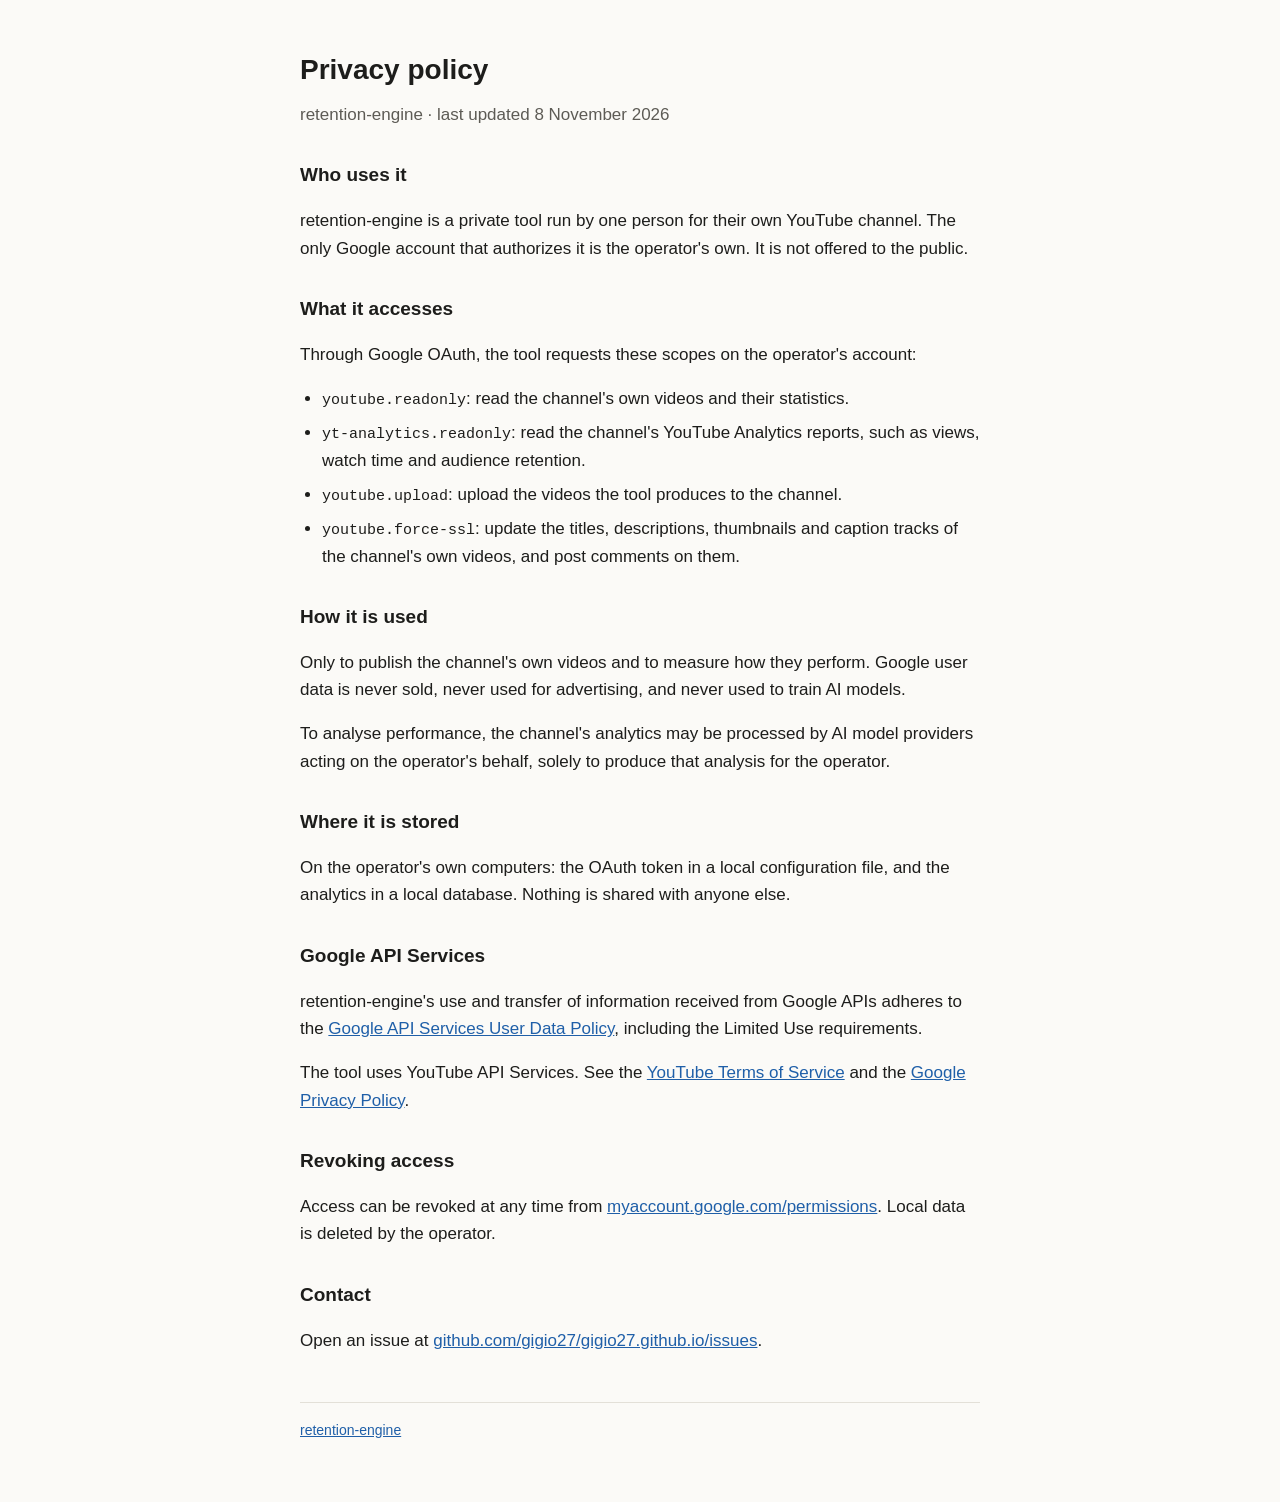
<file: retention-engine/privacy.html>
<!doctype html>
<html lang="en">
<head>
<meta charset="utf-8">
<meta name="viewport" content="width=device-width, initial-scale=1">
<title>retention-engine privacy policy</title>
<meta name="description" content="How retention-engine accesses, uses and stores Google user data.">
<style>
  :root { --bg: #fbfaf7; --fg: #1d1d1b; --muted: #5d5b55; --rule: #e3e0d8; --link: #1f5fa8; }
  @media (prefers-color-scheme: dark) {
    :root { --bg: #151514; --fg: #ecebe6; --muted: #a8a59c; --rule: #2e2d2a; --link: #8db8ec; }
  }
  body { margin: 0; background: var(--bg); color: var(--fg); font: 17px/1.6 -apple-system, BlinkMacSystemFont, "Segoe UI", Roboto, sans-serif; }
  main { max-width: 680px; margin: 0 auto; padding: 48px 16px 64px; }
  h1 { font-size: 28px; margin: 0 0 8px; }
  p.lede { color: var(--muted); margin-top: 0; }
  h2 { font-size: 19px; margin-top: 32px; }
  ul { padding-left: 22px; }
  li { margin: 6px 0; }
  code { font-size: 15px; }
  a { color: var(--link); overflow-wrap: anywhere; }
  footer { margin-top: 48px; padding-top: 16px; border-top: 1px solid var(--rule); color: var(--muted); font-size: 14px; }
</style>
</head>
<body>
<main>
  <h1>Privacy policy</h1>
  <p class="lede">retention-engine · last updated 8 November 2026</p>

  <h2>Who uses it</h2>
  <p>retention-engine is a private tool run by one person for their own YouTube channel. The only Google account that authorizes it is the operator's own. It is not offered to the public.</p>

  <h2>What it accesses</h2>
  <p>Through Google OAuth, the tool requests these scopes on the operator's account:</p>
  <ul>
    <li><code>youtube.readonly</code>: read the channel's own videos and their statistics.</li>
    <li><code>yt-analytics.readonly</code>: read the channel's YouTube Analytics reports, such as views, watch time and audience retention.</li>
    <li><code>youtube.upload</code>: upload the videos the tool produces to the channel.</li>
    <li><code>youtube.force-ssl</code>: update the titles, descriptions, thumbnails and caption tracks of the channel's own videos, and post comments on them.</li>
  </ul>

  <h2>How it is used</h2>
  <p>Only to publish the channel's own videos and to measure how they perform. Google user data is never sold, never used for advertising, and never used to train AI models.</p>
  <p>To analyse performance, the channel's analytics may be processed by AI model providers acting on the operator's behalf, solely to produce that analysis for the operator.</p>

  <h2>Where it is stored</h2>
  <p>On the operator's own computers: the OAuth token in a local configuration file, and the analytics in a local database. Nothing is shared with anyone else.</p>

  <h2>Google API Services</h2>
  <p>retention-engine's use and transfer of information received from Google APIs adheres to the <a href="https://developers.google.com/terms/api-services-user-data-policy">Google API Services User Data Policy</a>, including the Limited Use requirements.</p>
  <p>The tool uses YouTube API Services. See the <a href="https://www.youtube.com/t/terms">YouTube Terms of Service</a> and the <a href="https://policies.google.com/privacy">Google Privacy Policy</a>.</p>

  <h2>Revoking access</h2>
  <p>Access can be revoked at any time from <a href="https://myaccount.google.com/permissions">myaccount.google.com/permissions</a>. Local data is deleted by the operator.</p>

  <h2>Contact</h2>
  <p>Open an issue at <a href="https://github.com/gigio27/gigio27.github.io/issues">github.com/gigio27/gigio27.github.io/issues</a>.</p>

  <footer>
    <a href="./">retention-engine</a>
  </footer>
</main>
</body>
</html>
</file>
<file: accident-files/style.css>
:root {
  --bg: #f6f4ef; --surface: #ffffff; --fg: #1c1b19; --muted: #5d5a53; --rule: #e1ddd2;
  --accent: #8f3a17; --quote: #efebe1;
  --mono: ui-monospace, SFMono-Regular, Menlo, Consolas, monospace;
}
@media (prefers-color-scheme: dark) {
  :root { --bg: #121211; --surface: #1a1917; --fg: #ecebe6; --muted: #a8a49a; --rule: #2c2a26; --accent: #e08a5c; --quote: #201f1c; }
}
* { box-sizing: border-box; }
html { -webkit-text-size-adjust: 100%; }
body { margin: 0; background: var(--bg); color: var(--fg); font: 17px/1.65 -apple-system, BlinkMacSystemFont, "Segoe UI", Roboto, Helvetica, Arial, sans-serif; }
a { color: var(--accent); }
header.site, main, footer.site { max-width: 760px; margin: 0 auto; padding-left: 16px; padding-right: 16px; }
header.site { padding-top: 20px; }
header.site a { color: var(--muted); text-decoration: none; font-size: 13px; font-weight: 700; letter-spacing: .08em; text-transform: uppercase; }
main { padding-top: 4px; padding-bottom: 48px; }
h1 { font-size: clamp(30px, 6vw, 42px); line-height: 1.12; margin: 16px 0 8px; letter-spacing: -.01em; }
.sub { color: var(--muted); font-size: 18px; margin: 0 0 24px; }
h2 { font-size: 22px; line-height: 1.3; margin: 44px 0 12px; }
p { margin: 0 0 14px; }
.facts { display: grid; grid-template-columns: max-content 1fr; gap: 6px 18px; margin: 0; padding: 16px 18px; background: var(--surface); border: 1px solid var(--rule); border-radius: 12px; }
.facts dt { color: var(--muted); font-size: 15px; padding-top: 1px; }
.facts dd { margin: 0; }
ol.timeline { list-style: none; margin: 0; padding: 0; border-left: 2px solid var(--rule); }
ol.timeline li { position: relative; padding: 0 0 16px 20px; }
ol.timeline li::before { content: ""; position: absolute; left: -7px; top: 8px; width: 12px; height: 12px; border-radius: 50%; background: var(--accent); }
ol.timeline time { display: block; font-size: 15px; font-weight: 600; color: var(--muted); }
.table-wrap { overflow-x: auto; border: 1px solid var(--rule); border-radius: 12px; background: var(--surface); }
table.cvr { width: 100%; border-collapse: collapse; font-size: 15px; }
table.cvr th, table.cvr td { text-align: left; vertical-align: top; padding: 9px 12px; border-bottom: 1px solid var(--rule); }
table.cvr tr:last-child td { border-bottom: 0; }
table.cvr th { font-size: 13px; text-transform: uppercase; letter-spacing: .06em; color: var(--muted); }
table.cvr td:first-child { font-family: var(--mono); white-space: nowrap; color: var(--muted); }
table.cvr td:nth-child(2) { color: var(--muted); min-width: 110px; }
table.cvr td.event { font-style: italic; color: var(--muted); }
blockquote { margin: 0 0 14px; padding: 16px 18px; background: var(--quote); border-left: 3px solid var(--accent); border-radius: 0 10px 10px 0; }
blockquote p { margin: 0 0 10px; }
blockquote footer { font-size: 14px; color: var(--muted); }
.video { position: relative; aspect-ratio: 16 / 9; margin: 14px 0; background: #000; border-radius: 12px; overflow: hidden; }
.video iframe { position: absolute; inset: 0; width: 100%; height: 100%; border: 0; }
.note { font-size: 14px; color: var(--muted); }
ul.plain { padding-left: 20px; margin: 0; }
ul.plain li { margin: 8px 0; }
ul.sources { padding-left: 20px; margin: 0; font-size: 15px; }
ul.sources li { margin: 8px 0; overflow-wrap: anywhere; }
.cards { list-style: none; margin: 0; padding: 0; display: grid; gap: 12px; }
.cards a { display: block; padding: 16px 18px; background: var(--surface); border: 1px solid var(--rule); border-radius: 12px; color: var(--fg); text-decoration: none; }
.cards a:hover { border-color: var(--accent); }
.cards b { display: block; font-size: 19px; color: var(--accent); }
.cards span { color: var(--muted); font-size: 15px; }
footer.site { padding-top: 16px; padding-bottom: 40px; border-top: 1px solid var(--rule); font-size: 14px; color: var(--muted); }
@media (max-width: 560px) {
  .facts { grid-template-columns: 1fr; gap: 2px; }
  .facts dt { margin-top: 8px; }
  .facts dt:first-child { margin-top: 0; }
  /* The transcript reads as a list on a phone: time and speaker on one line, words below. */
  table.cvr, table.cvr tbody, table.cvr tr, table.cvr td { display: block; }
  table.cvr tr:first-child { display: none; }
  table.cvr tr { padding: 10px 12px; border-bottom: 1px solid var(--rule); }
  table.cvr tr:last-child { border-bottom: 0; }
  table.cvr td { padding: 0; border: 0; }
  table.cvr td:first-child, table.cvr td:nth-child(2) { display: inline; font-size: 13px; }
  table.cvr td:first-child:not(:empty) + td { margin-left: 8px; }
  table.cvr td:nth-child(2) { min-width: 0; }
  table.cvr td:nth-child(3) { margin-top: 2px; }
}
</file>
